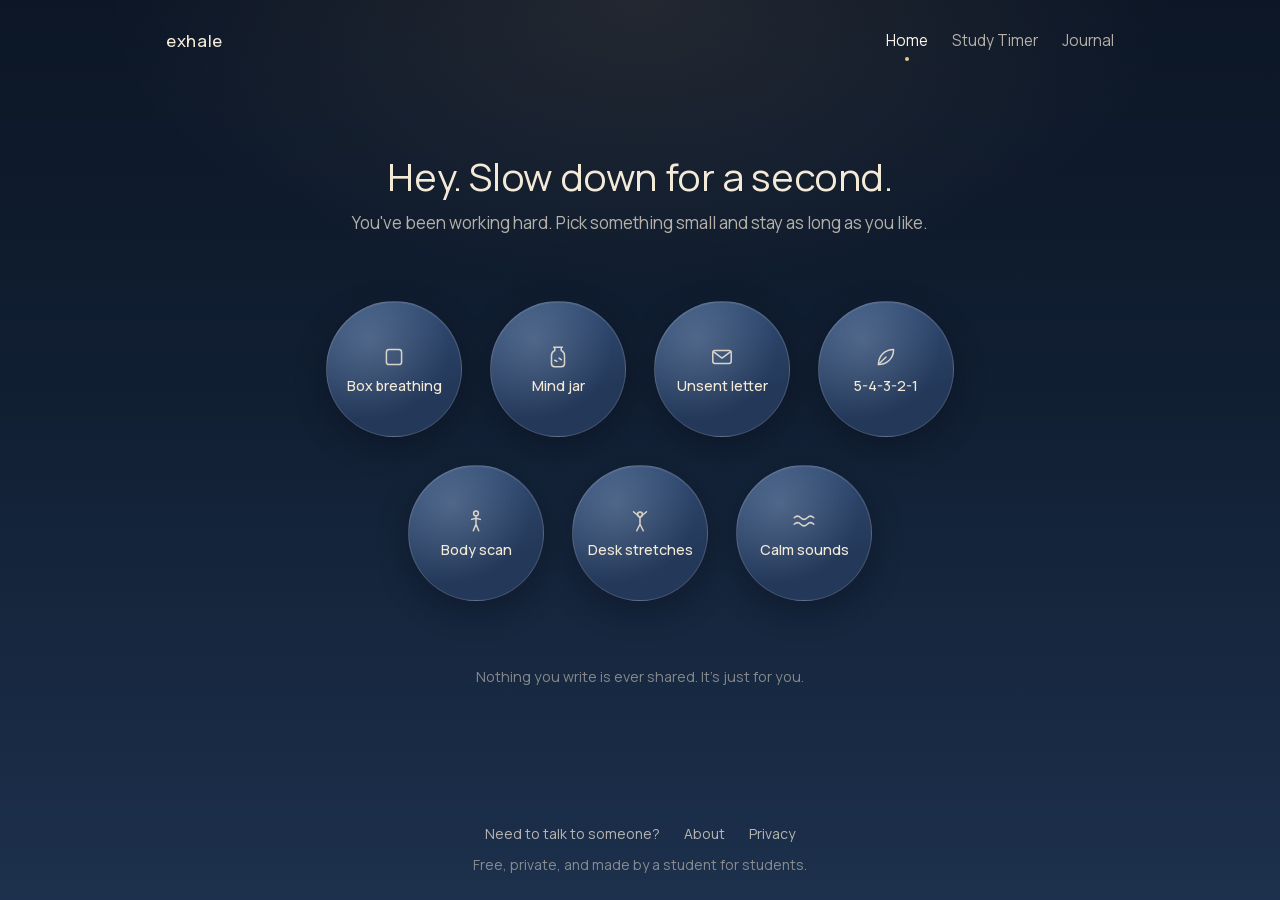
<file: index.html>
<!DOCTYPE html>
<html lang="en">
<head>
  <meta charset="UTF-8">
  <!-- Security lock: this page may only load files from exhalebetween.com itself
       (plus the anonymous visit counter). Nothing else can be sent anywhere. -->
  <meta http-equiv="Content-Security-Policy" content="default-src 'self'; script-src 'self'; style-src 'self' 'unsafe-inline'; font-src 'self'; img-src 'self' data: https://exhalebetween.goatcounter.com; connect-src 'self' https://exhalebetween.goatcounter.com; media-src 'self' blob:; worker-src 'self'; manifest-src 'self'; object-src 'none'; base-uri 'self'; form-action 'none'">
  <meta name="viewport" content="width=device-width, initial-scale=1">
  <title>exhale · a quiet place to breathe between studying</title>
  <meta name="description" content="A free, calm space for busy students to breathe, unwind, and reset. No ads, no accounts, no cookies.">
  <meta name="theme-color" content="#111f33">
  <link rel="icon" href="favicon.svg" type="image/svg+xml">
  <link rel="apple-touch-icon" href="apple-touch-icon.png">
  <link rel="manifest" href="manifest.webmanifest">
  <!-- The site is already dark: stops phones from "auto-darkening" (and muddying) the colors -->
  <meta name="color-scheme" content="dark">
  <link rel="preload" href="fonts/manrope-latin.woff2" as="font" type="font/woff2" crossorigin>

  <!-- SEO + social sharing preview -->
  <link rel="canonical" href="https://exhalebetween.com/">
  <meta property="og:type" content="website">
  <meta property="og:site_name" content="exhale">
  <meta property="og:title" content="exhale · a quiet place to breathe between studying">
  <meta property="og:description" content="A free, calm space for busy students to breathe, unwind, and reset. No ads, no accounts, no cookies.">
  <meta property="og:url" content="https://exhalebetween.com/">
  <meta property="og:image" content="https://exhalebetween.com/og-image.png">
  <meta property="og:image:width" content="1200">
  <meta property="og:image:height" content="630">
  <meta property="og:image:alt" content="exhale: a quiet place to breathe between studying">
  <meta name="twitter:card" content="summary_large_image">

  <link rel="stylesheet" href="css/base.css">
  <link rel="stylesheet" href="css/home.css">
</head>
<body>
  <a class="skip-link" href="#main">Skip to content</a>

  <!-- ===== HEADER (copy this block to every page; fix the ../ paths) ===== -->
  <header class="site-header">
    <a class="brand" href="index.html">exhale</a>
    <nav class="site-nav" aria-label="Main">
      <ul>
        <li><a href="index.html" aria-current="page">Home</a></li>
        <li><a href="timer/index.html">Study Timer</a></li>
        <li><a href="journal/index.html">Journal</a></li>
      </ul>
    </nav>
  </header>

  <main id="main" class="home">
    <h1>Hey. Slow down for a second.</h1>
    <p class="lede">You've been working hard. Pick something small and stay as long as you like.</p>

    <!-- ===== ACTIVITY BUBBLES =====
         To add one: copy an <li>, change the link, icon, label,
         and bump the --i number (it staggers the float). -->
    <ul class="bubbles">
      <li style="--i:0">
        <a class="bubble" href="activities/breathing/index.html">
          <svg viewBox="0 0 24 24" aria-hidden="true"><rect x="5" y="5" width="14" height="14" rx="2.5"/></svg>
          <span>Box breathing</span>
        </a>
      </li>
      <li style="--i:1">
        <a class="bubble" href="activities/mind-jar/index.html">
          <svg viewBox="0 0 24 24" aria-hidden="true"><path d="M8 3h8M9 3v3c-2 1-3 2.5-3 5v7a3 3 0 0 0 3 3h6a3 3 0 0 0 3-3v-7c0-2.5-1-4-3-5V3"/><path d="M9 15l2 1M13 13l2 1.5"/></svg>
          <span>Mind jar</span>
        </a>
      </li>
      <li style="--i:2">
        <a class="bubble" href="activities/unsent-letter/index.html">
          <svg viewBox="0 0 24 24" aria-hidden="true"><rect x="3.5" y="6" width="17" height="12" rx="2"/><path d="M4 7l8 6 8-6"/></svg>
          <span>Unsent letter</span>
        </a>
      </li>
      <li style="--i:3">
        <a class="bubble" href="activities/grounding/index.html">
          <svg viewBox="0 0 24 24" aria-hidden="true"><path d="M5 19c0-8 6-14 14-14 0 8-6 14-14 14z"/><path d="M5 19l7-7"/></svg>
          <span>5-4-3-2-1</span>
        </a>
      </li>
      <li style="--i:4">
        <a class="bubble" href="activities/body-scan/index.html">
          <svg viewBox="0 0 24 24" aria-hidden="true"><circle cx="12" cy="5" r="2.2"/><path d="M12 8v7M8 10.5l4-1 4 1M9.5 21l2.5-6 2.5 6"/></svg>
          <span>Body scan</span>
        </a>
      </li>
      <li style="--i:5">
        <a class="bubble" href="activities/stretches/index.html">
          <svg viewBox="0 0 24 24" aria-hidden="true"><circle cx="12" cy="6" r="2.2"/><path d="M6 3.5l6 5 6-5M12 8.5V15M9 21l3-6 3 6"/></svg>
          <span>Desk stretches</span>
        </a>
      </li>
      <li style="--i:6">
        <a class="bubble" href="activities/sounds/index.html">
          <svg viewBox="0 0 24 24" aria-hidden="true"><path d="M3 9c2-2 4-2 6 0s4 2 6 0 4-2 6 0M3 15c2-2 4-2 6 0s4 2 6 0 4-2 6 0"/></svg>
          <span>Calm sounds</span>
        </a>
      </li>
    </ul>

    <p class="home-note">Nothing you write is ever shared. It's just for you.</p>
  </main>

  <!-- ===== FOOTER (copy to every page; fix the ../ paths) ===== -->
  <footer class="site-footer">
    <nav aria-label="Footer">
      <a href="resources/index.html">Need to talk to someone?</a>
      <a href="about/index.html">About</a>
      <a href="privacy/index.html">Privacy</a>
    </nav>
    <p>Free, private, and made by a student for students.</p>
  </footer>

  <script src="js/main.js"></script>
  <!-- Anonymous visit counter (no cookies, no personal data). See privacy/index.html -->
  <script data-goatcounter="https://exhalebetween.goatcounter.com/count" async src="js/count.js"></script>
</body>
</html>
</file>
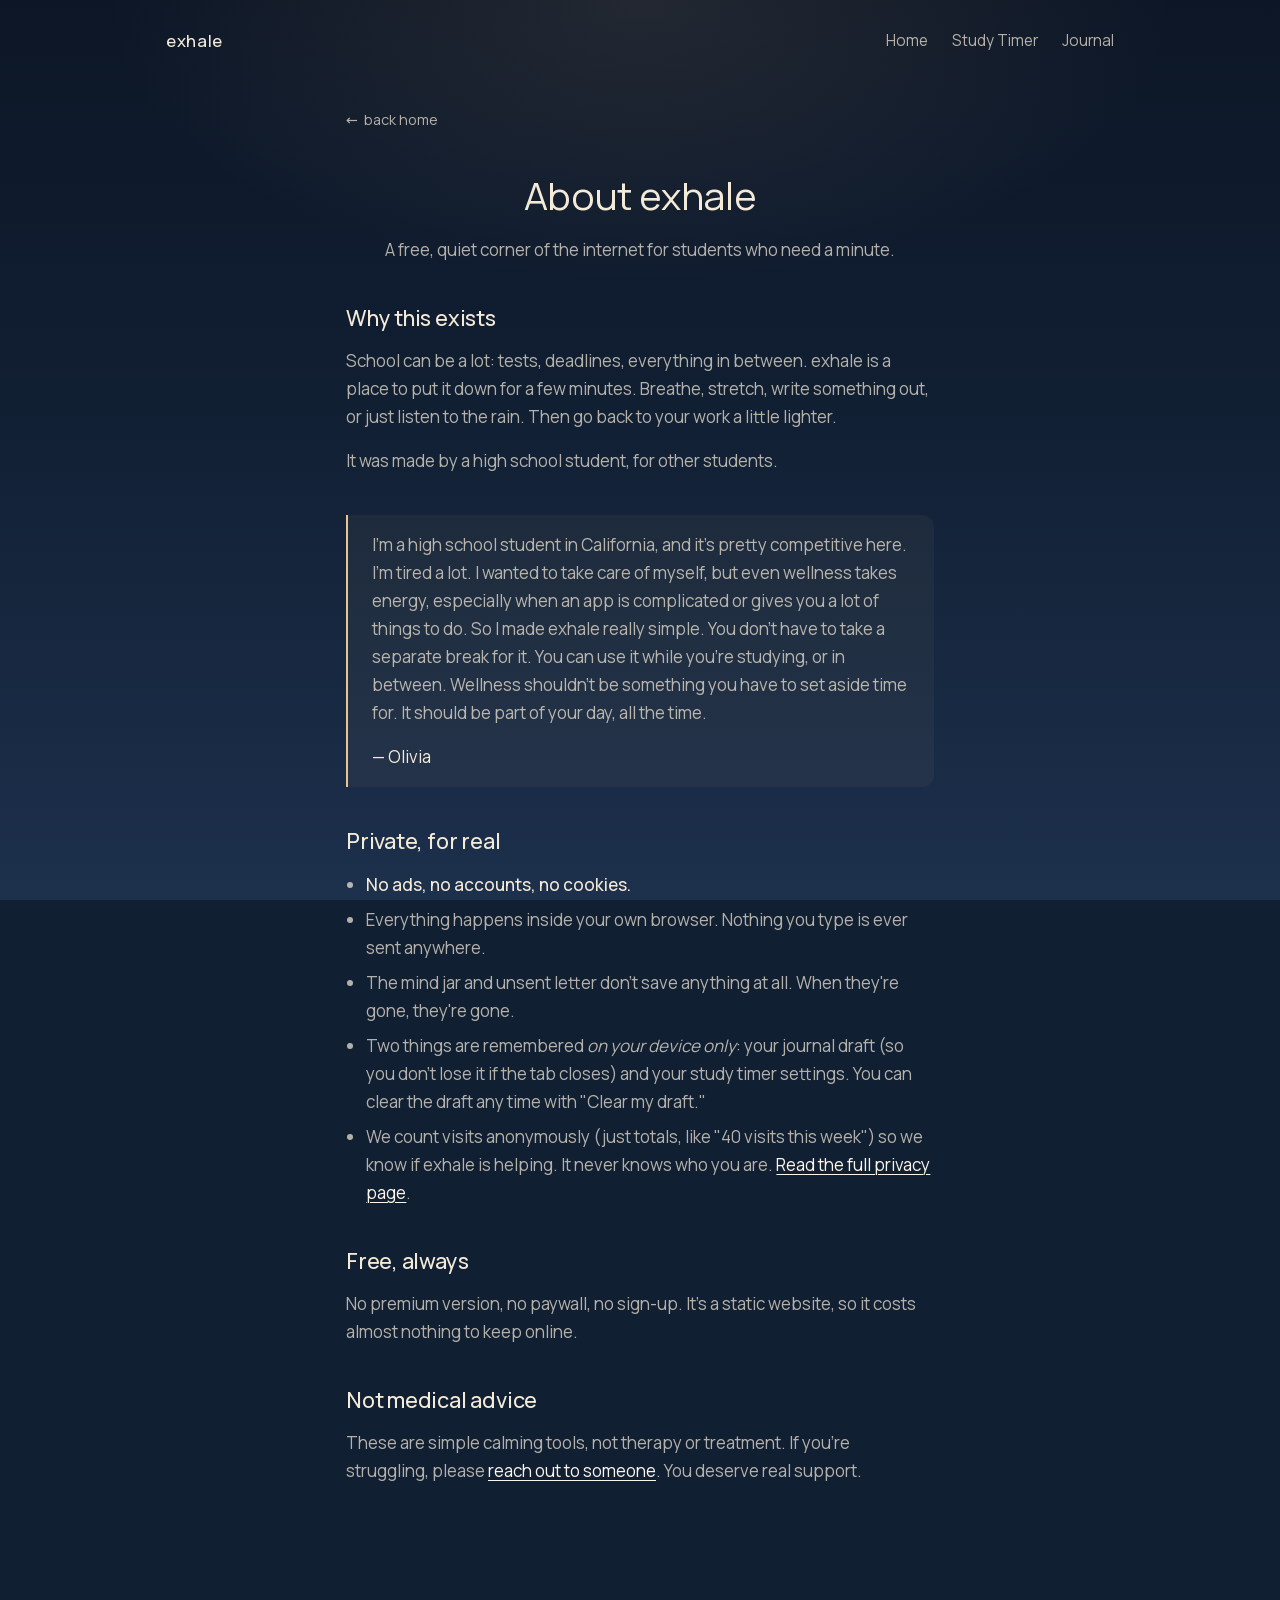
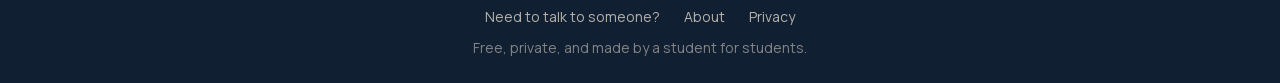
<file: about/index.html>
<!DOCTYPE html>
<html lang="en">
<head>
  <meta charset="UTF-8">
  <!-- Security lock: this page may only load files from exhalebetween.com itself
       (plus the anonymous visit counter). Nothing else can be sent anywhere. -->
  <meta http-equiv="Content-Security-Policy" content="default-src 'self'; script-src 'self'; style-src 'self' 'unsafe-inline'; font-src 'self'; img-src 'self' data: https://exhalebetween.goatcounter.com; connect-src 'self' https://exhalebetween.goatcounter.com; media-src 'self' blob:; worker-src 'self'; manifest-src 'self'; object-src 'none'; base-uri 'self'; form-action 'none'">
  <meta name="viewport" content="width=device-width, initial-scale=1">
  <title>About · exhale</title>
  <meta name="description" content="exhale is a free, private, calm website made by a high school student for other students. No ads, no accounts, no cookies.">
  <meta name="theme-color" content="#111f33">
  <link rel="icon" href="../favicon.svg" type="image/svg+xml">
  <link rel="apple-touch-icon" href="../apple-touch-icon.png">
  <link rel="manifest" href="../manifest.webmanifest">
  <!-- The site is already dark: stops phones from "auto-darkening" (and muddying) the colors -->
  <meta name="color-scheme" content="dark">
  <link rel="preload" href="../fonts/manrope-latin.woff2" as="font" type="font/woff2" crossorigin>

  <!-- SEO + social sharing preview -->
  <link rel="canonical" href="https://exhalebetween.com/about/">
  <meta property="og:type" content="website">
  <meta property="og:site_name" content="exhale">
  <meta property="og:title" content="About · exhale">
  <meta property="og:description" content="exhale is a free, private, calm website made by a high school student for other students. No ads, no accounts, no cookies.">
  <meta property="og:url" content="https://exhalebetween.com/about/">
  <meta property="og:image" content="https://exhalebetween.com/og-image.png">
  <meta property="og:image:width" content="1200">
  <meta property="og:image:height" content="630">
  <meta property="og:image:alt" content="exhale: a quiet place to breathe between studying">
  <meta name="twitter:card" content="summary_large_image">

  <link rel="stylesheet" href="../css/base.css">
  <link rel="stylesheet" href="../css/pages.css">
</head>
<body>
  <a class="skip-link" href="#main">Skip to content</a>

  <header class="site-header">
    <a class="brand" href="../index.html">exhale</a>
    <nav class="site-nav" aria-label="Main">
      <ul>
        <li><a href="../index.html">Home</a></li>
        <li><a href="../timer/index.html">Study Timer</a></li>
        <li><a href="../journal/index.html">Journal</a></li>
      </ul>
    </nav>
  </header>

  <main id="main" class="reading">
    <a class="back-link" href="../index.html"><span aria-hidden="true">←</span> back home</a>

    <h1>About exhale</h1>
    <p class="lede">A free, quiet corner of the internet for students who need a minute.</p>

    <h2>Why this exists</h2>
    <p>School can be a lot: tests, deadlines, everything in between. exhale is a place to put it down for a few minutes. Breathe, stretch, write something out, or just listen to the rain. Then go back to your work a little lighter.</p>
    <p>It was made by a high school student, for other students.</p>

    <!-- From the maker: edit these lines any time to change the note -->
    <div class="soft-note from-maker">
      <p>I’m a high school student in California, and it’s pretty competitive here. I’m tired a lot. I wanted to take care of myself, but even wellness takes energy, especially when an app is complicated or gives you a lot of things to do. So I made exhale really simple. You don’t have to take a separate break for it. You can use it while you’re studying, or in between. Wellness shouldn’t be something you have to set aside time for. It should be part of your day, all the time.</p>
      <p class="signature">— Olivia</p>
    </div>

    <h2>Private, for real</h2>
    <ul>
      <li><strong>No ads, no accounts, no cookies.</strong></li>
      <li>Everything happens inside your own browser. Nothing you type is ever sent anywhere.</li>
      <li>The mind jar and unsent letter don't save anything at all. When they're gone, they're gone.</li>
      <li>Two things are remembered <em>on your device only</em>: your journal draft (so you don't lose it if the tab closes) and your study timer settings. You can clear the draft any time with "Clear my draft."</li>
      <li>We count visits anonymously (just totals, like "40 visits this week") so we know if exhale is helping. It never knows who you are. <a href="../privacy/index.html">Read the full privacy page</a>.</li>
    </ul>

    <h2>Free, always</h2>
    <p>No premium version, no paywall, no sign-up. It's a static website, so it costs almost nothing to keep online.</p>

    <h2>Not medical advice</h2>
    <p>These are simple calming tools, not therapy or treatment. If you're struggling, please <a href="../resources/index.html">reach out to someone</a>. You deserve real support.</p>
  </main>

  <footer class="site-footer">
    <nav aria-label="Footer">
      <a href="../resources/index.html">Need to talk to someone?</a>
      <a href="index.html" aria-current="page">About</a>
      <a href="../privacy/index.html">Privacy</a>
    </nav>
    <p>Free, private, and made by a student for students.</p>
  </footer>

  <script src="../js/main.js"></script>
  <!-- Anonymous visit counter (no cookies, no personal data). See privacy/index.html -->
  <script data-goatcounter="https://exhalebetween.goatcounter.com/count" async src="../js/count.js"></script>
</body>
</html>
</file>
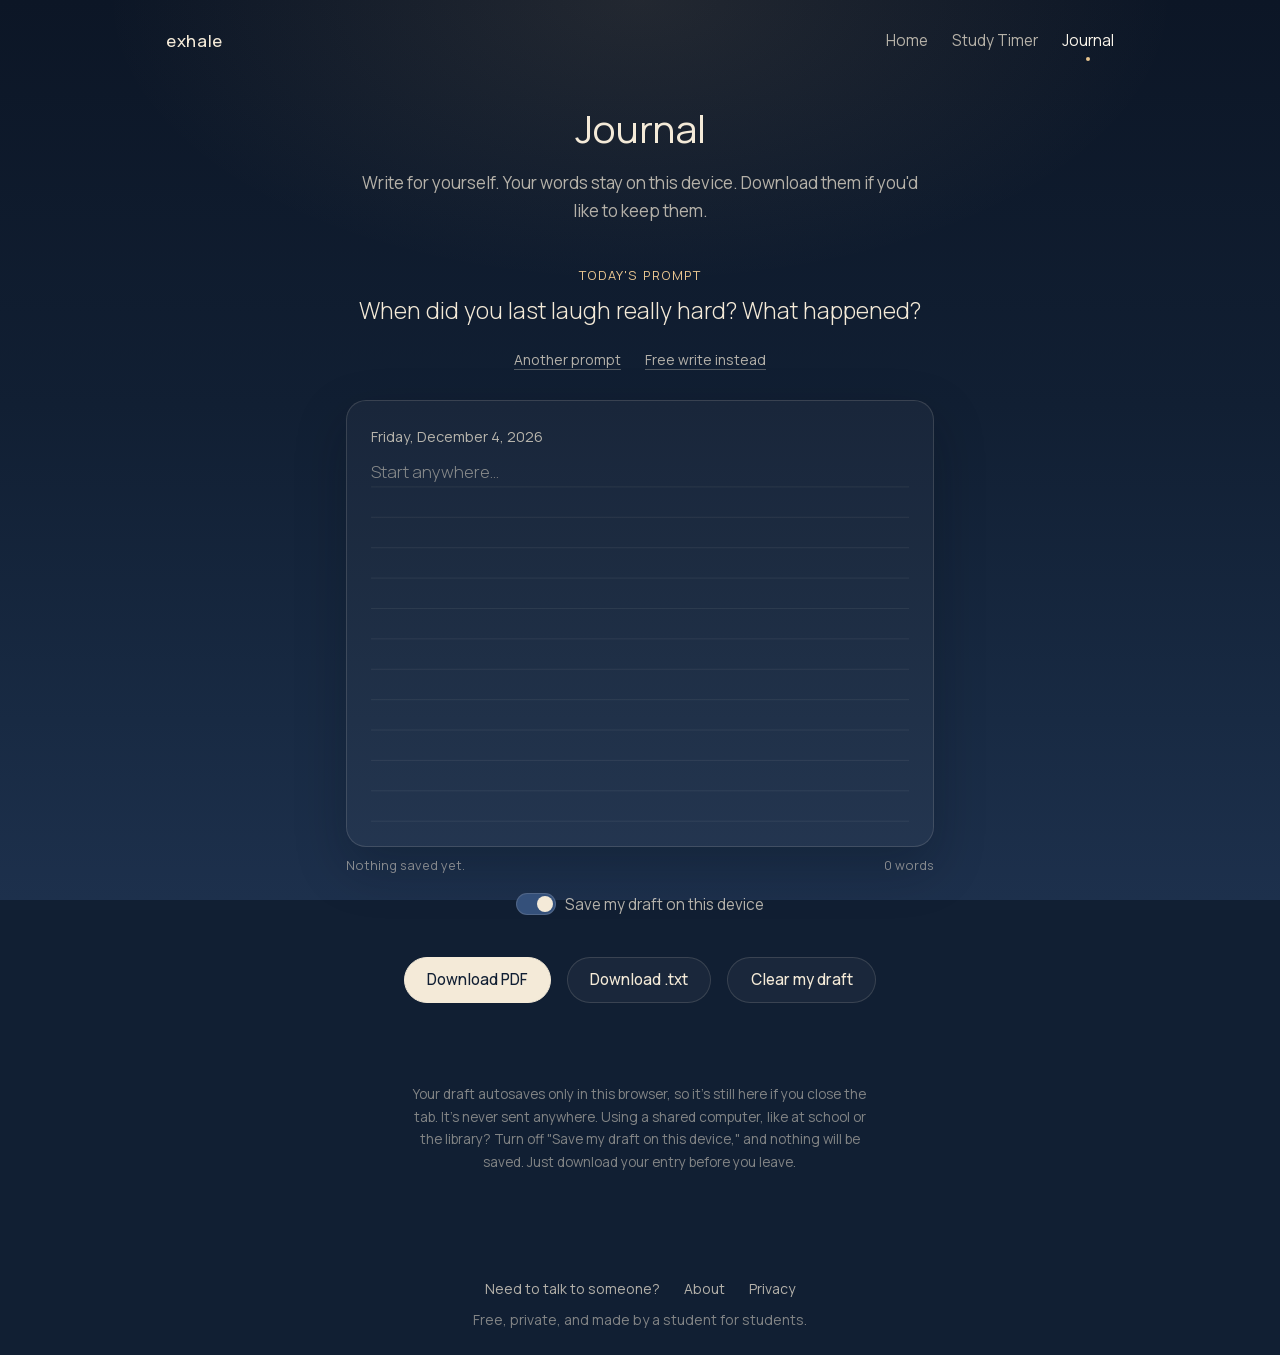
<file: journal/index.html>
<!DOCTYPE html>
<html lang="en">
<head>
  <meta charset="UTF-8">
  <!-- Security lock: this page may only load files from exhalebetween.com itself
       (plus the anonymous visit counter). Nothing else can be sent anywhere. -->
  <meta http-equiv="Content-Security-Policy" content="default-src 'self'; script-src 'self'; style-src 'self' 'unsafe-inline'; font-src 'self'; img-src 'self' data: https://exhalebetween.goatcounter.com; connect-src 'self' https://exhalebetween.goatcounter.com; media-src 'self' blob:; worker-src 'self'; manifest-src 'self'; object-src 'none'; base-uri 'self'; form-action 'none'">
  <meta name="viewport" content="width=device-width, initial-scale=1">
  <title>Journal · exhale</title>
  <meta name="description" content="A private journal with a gentle daily prompt. Write freely, then download your entry as a .txt or PDF. Nothing is uploaded.">
  <meta name="theme-color" content="#111f33">
  <link rel="icon" href="../favicon.svg" type="image/svg+xml">
  <link rel="apple-touch-icon" href="../apple-touch-icon.png">
  <link rel="manifest" href="../manifest.webmanifest">
  <!-- The site is already dark: stops phones from "auto-darkening" (and muddying) the colors -->
  <meta name="color-scheme" content="dark">
  <link rel="preload" href="../fonts/manrope-latin.woff2" as="font" type="font/woff2" crossorigin>

  <!-- SEO + social sharing preview -->
  <link rel="canonical" href="https://exhalebetween.com/journal/">
  <meta property="og:type" content="website">
  <meta property="og:site_name" content="exhale">
  <meta property="og:title" content="Journal · exhale">
  <meta property="og:description" content="A private journal with a gentle daily prompt. Write freely, then download your entry as a .txt or PDF. Nothing is uploaded.">
  <meta property="og:url" content="https://exhalebetween.com/journal/">
  <meta property="og:image" content="https://exhalebetween.com/og-image.png">
  <meta property="og:image:width" content="1200">
  <meta property="og:image:height" content="630">
  <meta property="og:image:alt" content="exhale: a quiet place to breathe between studying">
  <meta name="twitter:card" content="summary_large_image">

  <link rel="stylesheet" href="../css/base.css">
  <link rel="stylesheet" href="journal.css">
</head>
<body>
  <a class="skip-link" href="#main">Skip to content</a>

  <header class="site-header">
    <a class="brand" href="../index.html">exhale</a>
    <nav class="site-nav" aria-label="Main">
      <ul>
        <li><a href="../index.html">Home</a></li>
        <li><a href="../timer/index.html">Study Timer</a></li>
        <li><a href="index.html" aria-current="page">Journal</a></li>
      </ul>
    </nav>
  </header>

  <main id="main" class="page-narrow">
    <h1>Journal</h1>
    <p class="lede">Write for yourself. Your words stay on this device. Download them if you'd like to keep them.</p>

    <!-- Today's prompt -->
    <section class="prompt" id="promptBox" aria-labelledby="promptLabel">
      <p class="prompt-label" id="promptLabel">Today's prompt</p>
      <p class="prompt-text" id="promptText"></p>
      <div class="prompt-actions">
        <button class="text-btn" id="nextPromptBtn" type="button">Another prompt</button>
        <button class="text-btn" id="hidePromptBtn" type="button">Free write instead</button>
      </div>
    </section>
    <p class="prompt-show" id="showPromptWrap" hidden>
      <button class="text-btn" id="showPromptBtn" type="button">Show a prompt</button>
    </p>

    <!-- Writing area -->
    <div class="entry panel">
      <p class="entry-date" id="dateText"></p>
      <label class="visually-hidden" for="entry">Your journal entry</label>
      <textarea id="entry" rows="12" placeholder="Start anywhere…"></textarea>
    </div>

    <p class="entry-meta">
      <span id="saveText" aria-live="polite">Nothing saved yet.</span>
      <span id="countText"></span>
    </p>

    <!-- Turn off to write with nothing saved at all (good for shared computers) -->
    <div class="controls save-toggle">
      <label class="switch">
        <input type="checkbox" id="saveToggle" checked>
        Save my draft on this device
      </label>
    </div>

    <div class="controls">
      <button class="btn btn-primary" id="pdfBtn" type="button">Download PDF</button>
      <button class="btn" id="txtBtn" type="button">Download .txt</button>
      <button class="btn" id="clearBtn" type="button">Clear my draft</button>
    </div>

    <!-- "Are you sure?" for clearing -->
    <div class="confirm" id="confirmClear" hidden>
      <p>Clear your draft? This can't be undone.</p>
      <div class="controls">
        <button class="btn btn-primary" id="yesClearBtn" type="button">Yes, clear it</button>
        <button class="btn" id="keepBtn" type="button">Keep it</button>
      </div>
    </div>

    <p class="status" id="status" aria-live="polite"></p>

    <p class="privacy-note">
      Your draft autosaves only in this browser, so it's still here if you close the tab. It's never sent anywhere.
      Using a shared computer, like at school or the library? Turn off "Save my draft on this device," and
      nothing will be saved. Just download your entry before you leave.
    </p>

    <!-- Hidden layout used only for the browser's "Save as PDF" print option -->
    <div class="print-sheet" id="printSheet" aria-hidden="true"></div>
  </main>

  <footer class="site-footer">
    <nav aria-label="Footer">
      <a href="../resources/index.html">Need to talk to someone?</a>
      <a href="../about/index.html">About</a>
      <a href="../privacy/index.html">Privacy</a>
    </nav>
    <p>Free, private, and made by a student for students.</p>
  </footer>

  <script src="../js/main.js"></script>
  <script src="pdf-maker.js"></script>
  <script src="prompts.js"></script>
  <script src="journal.js"></script>
  <!-- Anonymous visit counter (no cookies, no personal data). See privacy/index.html -->
  <script data-goatcounter="https://exhalebetween.goatcounter.com/count" async src="../js/count.js"></script>
</body>
</html>
</file>
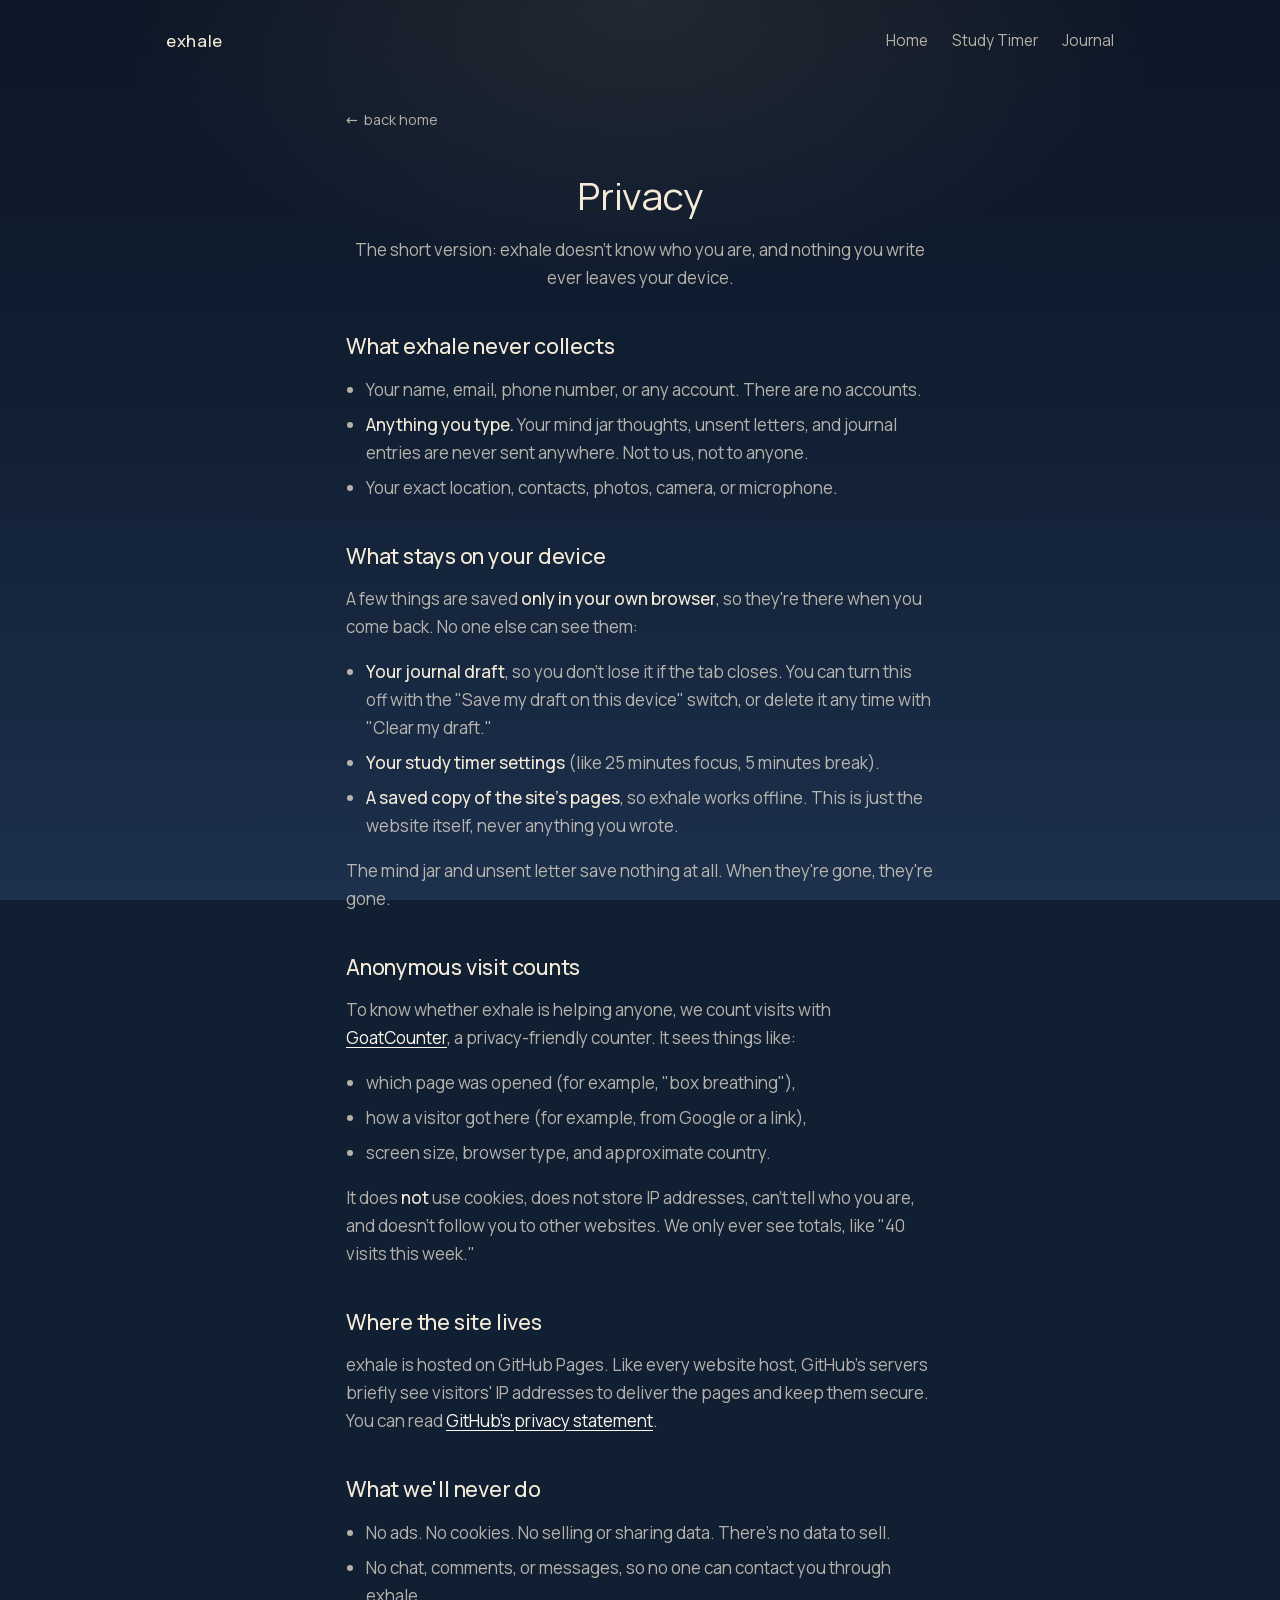
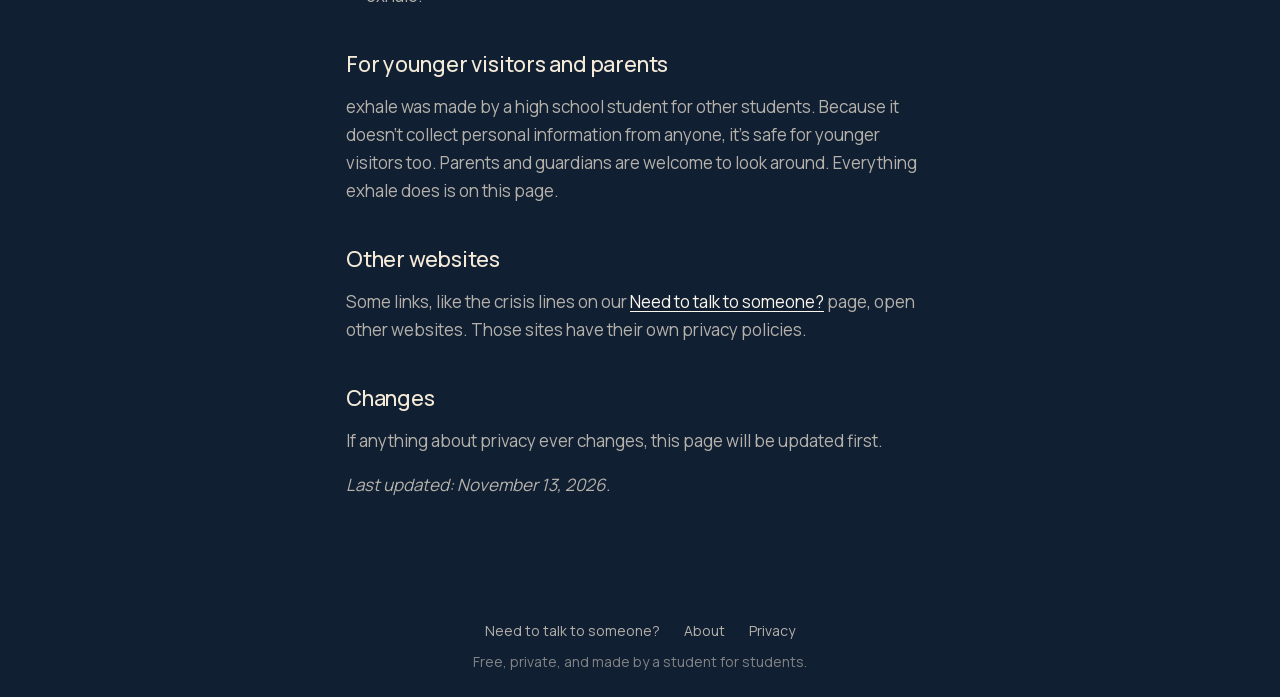
<file: privacy/index.html>
<!DOCTYPE html>
<html lang="en">
<head>
  <meta charset="UTF-8">
  <!-- Security lock: this page may only load files from exhalebetween.com itself
       (plus the anonymous visit counter). Nothing else can be sent anywhere. -->
  <meta http-equiv="Content-Security-Policy" content="default-src 'self'; script-src 'self'; style-src 'self' 'unsafe-inline'; font-src 'self'; img-src 'self' data: https://exhalebetween.goatcounter.com; connect-src 'self' https://exhalebetween.goatcounter.com; media-src 'self' blob:; worker-src 'self'; manifest-src 'self'; object-src 'none'; base-uri 'self'; form-action 'none'">
  <meta name="viewport" content="width=device-width, initial-scale=1">
  <title>Privacy · exhale</title>
  <meta name="description" content="exhale's privacy policy in plain words: no accounts, no cookies, no ads. Nothing you write ever leaves your device.">
  <meta name="theme-color" content="#111f33">
  <link rel="icon" href="../favicon.svg" type="image/svg+xml">
  <link rel="apple-touch-icon" href="../apple-touch-icon.png">

  <!-- SEO + social sharing preview -->
  <link rel="canonical" href="https://exhalebetween.com/privacy/">
  <meta property="og:type" content="website">
  <meta property="og:site_name" content="exhale">
  <meta property="og:title" content="Privacy · exhale">
  <meta property="og:description" content="exhale's privacy policy in plain words: no accounts, no cookies, no ads. Nothing you write ever leaves your device.">
  <meta property="og:url" content="https://exhalebetween.com/privacy/">
  <meta property="og:image" content="https://exhalebetween.com/og-image.png">
  <meta property="og:image:width" content="1200">
  <meta property="og:image:height" content="630">
  <meta property="og:image:alt" content="exhale: a quiet place to breathe between studying">
  <meta name="twitter:card" content="summary_large_image">
  <link rel="manifest" href="../manifest.webmanifest">
  <!-- The site is already dark: stops phones from "auto-darkening" (and muddying) the colors -->
  <meta name="color-scheme" content="dark">
  <link rel="preload" href="../fonts/manrope-latin.woff2" as="font" type="font/woff2" crossorigin>

  <link rel="stylesheet" href="../css/base.css">
  <link rel="stylesheet" href="../css/pages.css">
</head>
<body>
  <a class="skip-link" href="#main">Skip to content</a>

  <header class="site-header">
    <a class="brand" href="../index.html">exhale</a>
    <nav class="site-nav" aria-label="Main">
      <ul>
        <li><a href="../index.html">Home</a></li>
        <li><a href="../timer/index.html">Study Timer</a></li>
        <li><a href="../journal/index.html">Journal</a></li>
      </ul>
    </nav>
  </header>

  <main id="main" class="reading">
    <a class="back-link" href="../index.html"><span aria-hidden="true">←</span> back home</a>

    <h1>Privacy</h1>
    <p class="lede">The short version: exhale doesn't know who you are, and nothing you write ever leaves your device.</p>

    <h2>What exhale never collects</h2>
    <ul>
      <li>Your name, email, phone number, or any account. There are no accounts.</li>
      <li><strong>Anything you type.</strong> Your mind jar thoughts, unsent letters, and journal entries are never sent anywhere. Not to us, not to anyone.</li>
      <li>Your exact location, contacts, photos, camera, or microphone.</li>
    </ul>

    <h2>What stays on your device</h2>
    <p>A few things are saved <strong>only in your own browser</strong>, so they're there when you come back. No one else can see them:</p>
    <ul>
      <li><strong>Your journal draft</strong>, so you don't lose it if the tab closes. You can turn this off with the "Save my draft on this device" switch, or delete it any time with "Clear my draft."</li>
      <li><strong>Your study timer settings</strong> (like 25 minutes focus, 5 minutes break).</li>
      <li><strong>A saved copy of the site's pages</strong>, so exhale works offline. This is just the website itself, never anything you wrote.</li>
    </ul>
    <p>The mind jar and unsent letter save nothing at all. When they're gone, they're gone.</p>

    <h2>Anonymous visit counts</h2>
    <p>To know whether exhale is helping anyone, we count visits with <a href="https://www.goatcounter.com/help/privacy" target="_blank" rel="noopener">GoatCounter</a>, a privacy-friendly counter. It sees things like:</p>
    <ul>
      <li>which page was opened (for example, "box breathing"),</li>
      <li>how a visitor got here (for example, from Google or a link),</li>
      <li>screen size, browser type, and approximate country.</li>
    </ul>
    <p>It does <strong>not</strong> use cookies, does not store IP addresses, can't tell who you are, and doesn't follow you to other websites. We only ever see totals, like "40 visits this week."</p>

    <h2>Where the site lives</h2>
    <p>exhale is hosted on GitHub Pages. Like every website host, GitHub's servers briefly see visitors' IP addresses to deliver the pages and keep them secure. You can read <a href="https://docs.github.com/en/site-policy/privacy-policies/github-general-privacy-statement" target="_blank" rel="noopener">GitHub's privacy statement</a>.</p>

    <h2>What we'll never do</h2>
    <ul>
      <li>No ads. No cookies. No selling or sharing data. There's no data to sell.</li>
      <li>No chat, comments, or messages, so no one can contact you through exhale.</li>
    </ul>

    <h2>For younger visitors and parents</h2>
    <p>exhale was made by a high school student for other students. Because it doesn't collect personal information from anyone, it's safe for younger visitors too. Parents and guardians are welcome to look around. Everything exhale does is on this page.</p>

    <h2>Other websites</h2>
    <p>Some links, like the crisis lines on our <a href="../resources/index.html">Need to talk to someone?</a> page, open other websites. Those sites have their own privacy policies.</p>

    <h2>Changes</h2>
    <p>If anything about privacy ever changes, this page will be updated first.</p>
    <p><em>Last updated: November 13, 2026.</em></p>
  </main>

  <footer class="site-footer">
    <nav aria-label="Footer">
      <a href="../resources/index.html">Need to talk to someone?</a>
      <a href="../about/index.html">About</a>
      <a href="index.html" aria-current="page">Privacy</a>
    </nav>
    <p>Free, private, and made by a student for students.</p>
  </footer>

  <script src="../js/main.js"></script>
  <!-- Anonymous visit counter (no cookies, no personal data). See privacy/index.html -->
  <script data-goatcounter="https://exhalebetween.goatcounter.com/count" async src="../js/count.js"></script>
</body>
</html>
</file>
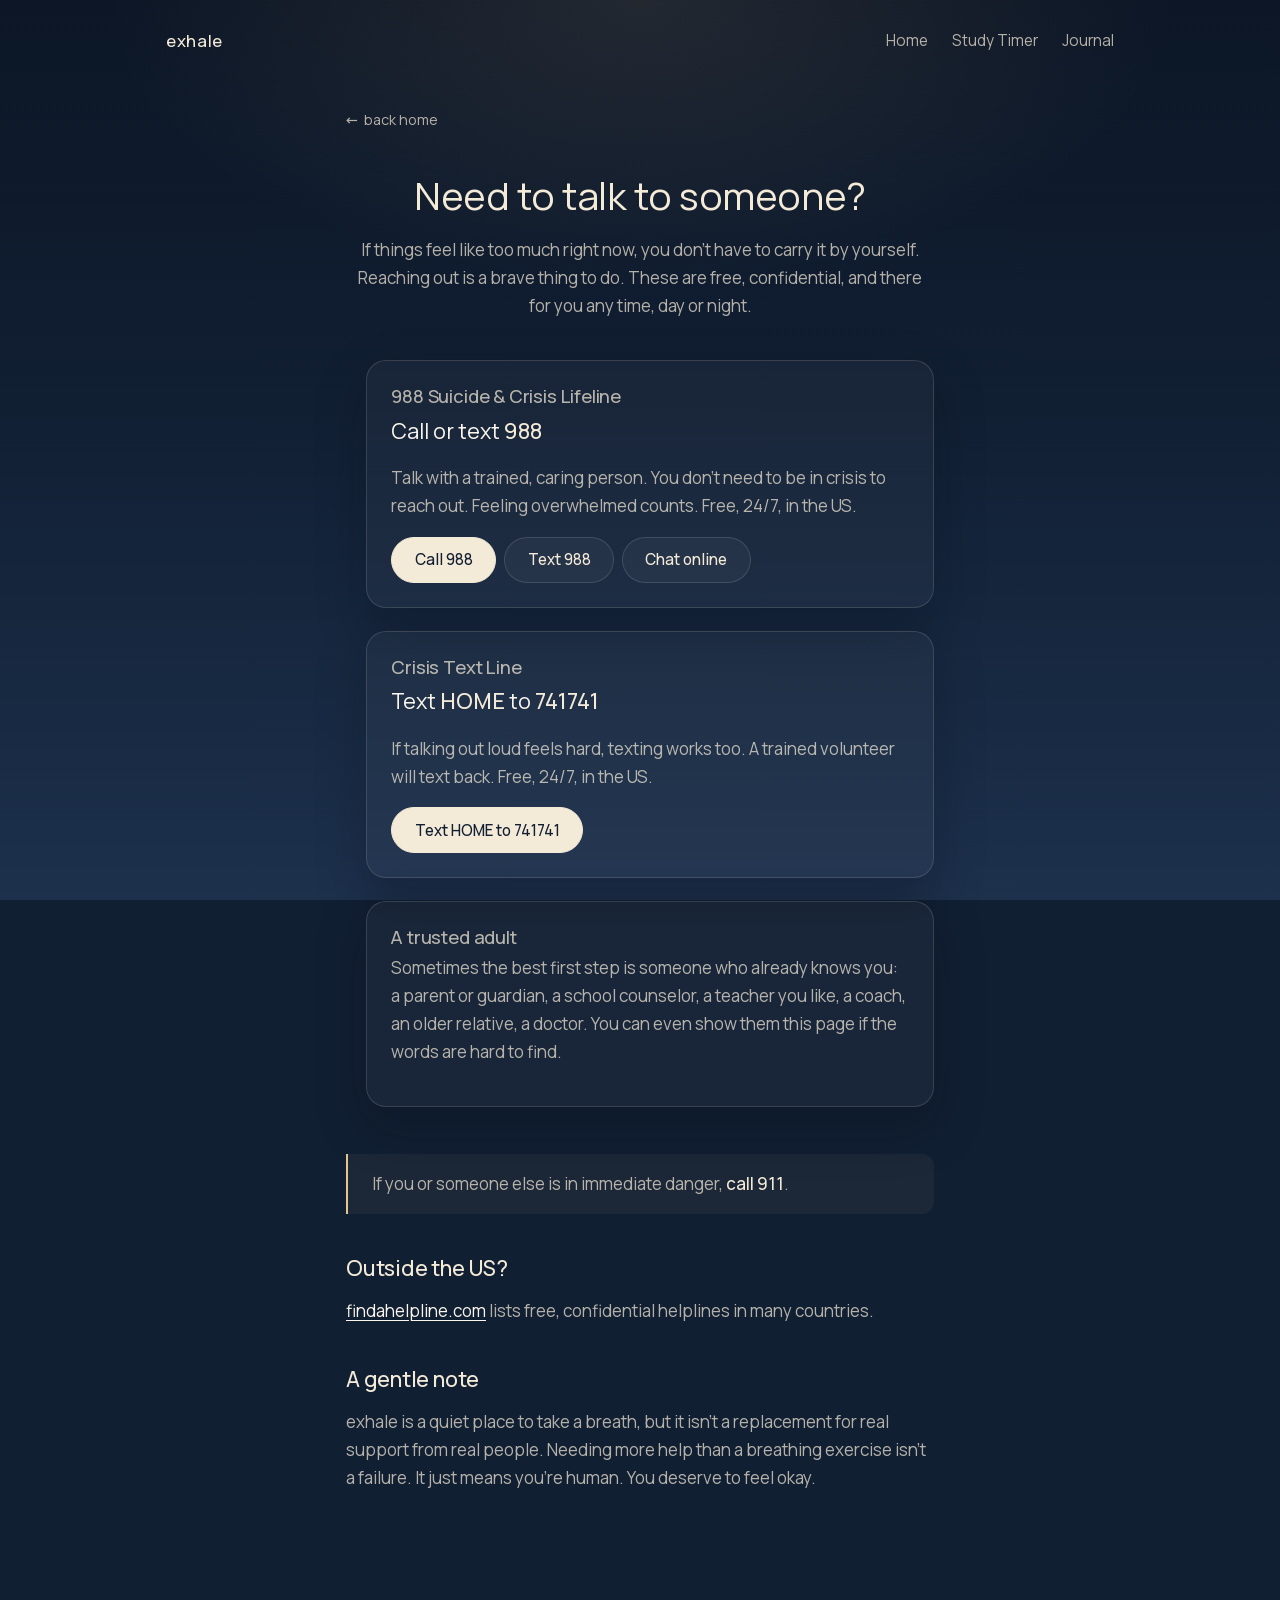
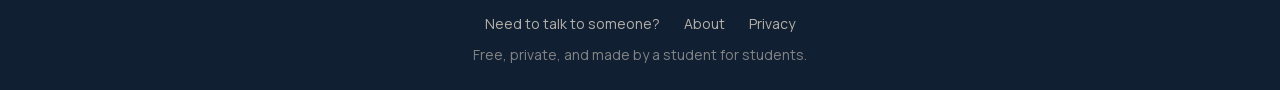
<file: resources/index.html>
<!DOCTYPE html>
<html lang="en">
<head>
  <meta charset="UTF-8">
  <!-- Security lock: this page may only load files from exhalebetween.com itself
       (plus the anonymous visit counter). Nothing else can be sent anywhere. -->
  <meta http-equiv="Content-Security-Policy" content="default-src 'self'; script-src 'self'; style-src 'self' 'unsafe-inline'; font-src 'self'; img-src 'self' data: https://exhalebetween.goatcounter.com; connect-src 'self' https://exhalebetween.goatcounter.com; media-src 'self' blob:; worker-src 'self'; manifest-src 'self'; object-src 'none'; base-uri 'self'; form-action 'none'">
  <meta name="viewport" content="width=device-width, initial-scale=1">
  <title>Need to talk to someone? · exhale</title>
  <meta name="description" content="Free, confidential support for students in the US: call or text 988, or text HOME to 741741. You don't have to handle it alone.">
  <meta name="theme-color" content="#111f33">
  <link rel="icon" href="../favicon.svg" type="image/svg+xml">
  <link rel="apple-touch-icon" href="../apple-touch-icon.png">
  <link rel="manifest" href="../manifest.webmanifest">
  <!-- The site is already dark: stops phones from "auto-darkening" (and muddying) the colors -->
  <meta name="color-scheme" content="dark">
  <link rel="preload" href="../fonts/manrope-latin.woff2" as="font" type="font/woff2" crossorigin>

  <!-- SEO + social sharing preview -->
  <link rel="canonical" href="https://exhalebetween.com/resources/">
  <meta property="og:type" content="website">
  <meta property="og:site_name" content="exhale">
  <meta property="og:title" content="Need to talk to someone? · exhale">
  <meta property="og:description" content="Free, confidential support for students in the US: call or text 988, or text HOME to 741741. You don't have to handle it alone.">
  <meta property="og:url" content="https://exhalebetween.com/resources/">
  <meta property="og:image" content="https://exhalebetween.com/og-image.png">
  <meta property="og:image:width" content="1200">
  <meta property="og:image:height" content="630">
  <meta property="og:image:alt" content="exhale: a quiet place to breathe between studying">
  <meta name="twitter:card" content="summary_large_image">

  <link rel="stylesheet" href="../css/base.css">
  <link rel="stylesheet" href="../css/pages.css">
</head>
<body>
  <a class="skip-link" href="#main">Skip to content</a>

  <header class="site-header">
    <a class="brand" href="../index.html">exhale</a>
    <nav class="site-nav" aria-label="Main">
      <ul>
        <li><a href="../index.html">Home</a></li>
        <li><a href="../timer/index.html">Study Timer</a></li>
        <li><a href="../journal/index.html">Journal</a></li>
      </ul>
    </nav>
  </header>

  <main id="main" class="reading">
    <a class="back-link" href="../index.html"><span aria-hidden="true">←</span> back home</a>

    <h1>Need to talk to someone?</h1>
    <p class="lede">If things feel like too much right now, you don't have to carry it by yourself. Reaching out is a brave thing to do. These are free, confidential, and there for you any time, day or night.</p>

    <!-- CHECK BEFORE LAUNCH: confirm these numbers are still current. -->
    <ul class="help-list">
      <li class="help-card panel">
        <h2>988 Suicide &amp; Crisis Lifeline</h2>
        <p class="big">Call or text <strong>988</strong></p>
        <p>Talk with a trained, caring person. You don't need to be in crisis to reach out. Feeling overwhelmed counts. Free, 24/7, in the US.</p>
        <div class="actions">
          <a class="btn btn-primary" href="tel:988">Call 988</a>
          <a class="btn" href="sms:988">Text 988</a>
          <a class="btn" href="https://988lifeline.org/chat/" target="_blank" rel="noopener">Chat online</a>
        </div>
      </li>

      <li class="help-card panel">
        <h2>Crisis Text Line</h2>
        <p class="big">Text <strong>HOME</strong> to <strong>741741</strong></p>
        <p>If talking out loud feels hard, texting works too. A trained volunteer will text back. Free, 24/7, in the US.</p>
        <div class="actions">
          <a class="btn btn-primary" href="sms:741741?&amp;body=HOME">Text HOME to 741741</a>
        </div>
      </li>

      <li class="help-card panel">
        <h2>A trusted adult</h2>
        <p>Sometimes the best first step is someone who already knows you: a parent or guardian, a school counselor, a teacher you like, a coach, an older relative, a doctor. You can even show them this page if the words are hard to find.</p>
      </li>
    </ul>

    <div class="soft-note">
      <p>If you or someone else is in immediate danger, <strong>call 911</strong>.</p>
    </div>

    <h2>Outside the US?</h2>
    <p><a href="https://findahelpline.com" target="_blank" rel="noopener">findahelpline.com</a> lists free, confidential helplines in many countries.</p>

    <h2>A gentle note</h2>
    <p>exhale is a quiet place to take a breath, but it isn't a replacement for real support from real people. Needing more help than a breathing exercise isn't a failure. It just means you're human. You deserve to feel okay.</p>
  </main>

  <footer class="site-footer">
    <nav aria-label="Footer">
      <a href="index.html" aria-current="page">Need to talk to someone?</a>
      <a href="../about/index.html">About</a>
      <a href="../privacy/index.html">Privacy</a>
    </nav>
    <p>Free, private, and made by a student for students.</p>
  </footer>

  <script src="../js/main.js"></script>
  <!-- Anonymous visit counter (no cookies, no personal data). See privacy/index.html -->
  <script data-goatcounter="https://exhalebetween.goatcounter.com/count" async src="../js/count.js"></script>
</body>
</html>
</file>
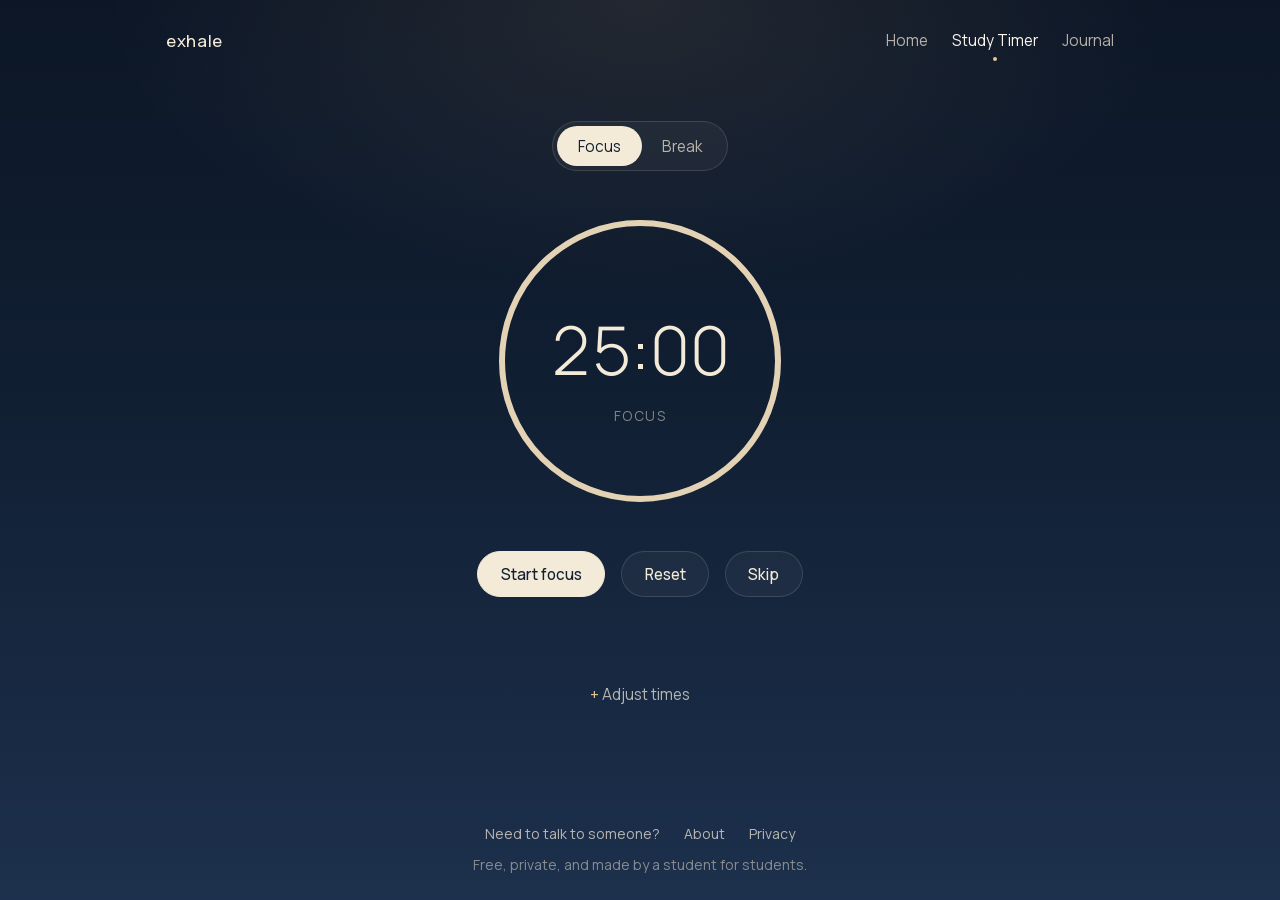
<file: timer/index.html>
<!DOCTYPE html>
<html lang="en">
<head>
  <meta charset="UTF-8">
  <!-- Security lock: this page may only load files from exhalebetween.com itself
       (plus the anonymous visit counter). Nothing else can be sent anywhere. -->
  <meta http-equiv="Content-Security-Policy" content="default-src 'self'; script-src 'self'; style-src 'self' 'unsafe-inline'; font-src 'self'; img-src 'self' data: https://exhalebetween.goatcounter.com; connect-src 'self' https://exhalebetween.goatcounter.com; media-src 'self' blob:; worker-src 'self'; manifest-src 'self'; object-src 'none'; base-uri 'self'; form-action 'none'">
  <meta name="viewport" content="width=device-width, initial-scale=1">
  <title>Study timer · exhale</title>
  <meta name="description" content="A calm, free focus timer for studying: 25 minutes of focus, 5 minutes of rest, with gentle break ideas. Adjustable, no sign-up.">
  <meta name="theme-color" content="#111f33">
  <link rel="icon" href="../favicon.svg" type="image/svg+xml">
  <link rel="apple-touch-icon" href="../apple-touch-icon.png">
  <link rel="manifest" href="../manifest.webmanifest">
  <!-- The site is already dark: stops phones from "auto-darkening" (and muddying) the colors -->
  <meta name="color-scheme" content="dark">
  <link rel="preload" href="../fonts/manrope-latin.woff2" as="font" type="font/woff2" crossorigin>

  <!-- SEO + social sharing preview -->
  <link rel="canonical" href="https://exhalebetween.com/timer/">
  <meta property="og:type" content="website">
  <meta property="og:site_name" content="exhale">
  <meta property="og:title" content="Study timer · exhale">
  <meta property="og:description" content="A calm, free focus timer for studying: 25 minutes of focus, 5 minutes of rest, with gentle break ideas. Adjustable, no sign-up.">
  <meta property="og:url" content="https://exhalebetween.com/timer/">
  <meta property="og:image" content="https://exhalebetween.com/og-image.png">
  <meta property="og:image:width" content="1200">
  <meta property="og:image:height" content="630">
  <meta property="og:image:alt" content="exhale: a quiet place to breathe between studying">
  <meta name="twitter:card" content="summary_large_image">

  <!-- This page is one folder deep, so shared files are at ../ -->
  <link rel="stylesheet" href="../css/base.css">
  <link rel="stylesheet" href="timer.css">
</head>
<body>
  <a class="skip-link" href="#main">Skip to content</a>

  <header class="site-header">
    <a class="brand" href="../index.html">exhale</a>
    <nav class="site-nav" aria-label="Main">
      <ul>
        <li><a href="../index.html">Home</a></li>
        <li><a href="index.html" aria-current="page">Study Timer</a></li>
        <li><a href="../journal/index.html">Journal</a></li>
      </ul>
    </nav>
  </header>

  <main id="main" class="page-narrow">
    <h1 class="visually-hidden">Study timer</h1>

    <!-- Focus / Break switch -->
    <div class="mode-switch" role="group" aria-label="Timer mode">
      <button type="button" class="mode-btn" id="focusTab" aria-pressed="true">Focus</button>
      <button type="button" class="mode-btn" id="breakTab" aria-pressed="false">Break</button>
    </div>

    <!-- The ring + time -->
    <div class="clock" id="clock">
      <svg class="clock-ring" viewBox="0 0 100 100" aria-hidden="true">
        <circle class="clock-track" cx="50" cy="50" r="46"/>
        <circle class="clock-fill" id="ringFill" cx="50" cy="50" r="46"/>
      </svg>
      <div class="clock-face">
        <p class="clock-time" id="timeText" role="timer" aria-live="off">25:00</p>
        <p class="clock-mode" id="modeText">Focus</p>
      </div>
    </div>

    <div class="controls">
      <button class="btn btn-primary" id="startBtn" type="button">Start focus</button>
      <button class="btn" id="resetBtn" type="button">Reset</button>
      <button class="btn" id="skipBtn" type="button">Skip</button>
    </div>

    <!-- Messages for screen readers + everyone -->
    <p class="status" id="status" aria-live="polite"></p>
    <p class="sessions" id="sessionsText"></p>

    <!-- Shown during breaks: one calm idea -->
    <aside class="break-card panel" id="breakCard" hidden aria-labelledby="breakTitle">
      <p class="break-label" id="breakTitle">Break idea</p>
      <a class="break-link" id="breakLink" href="#" target="_blank" rel="noopener">
        <strong id="breakName">Box breathing</strong>
        <span id="breakDesc"></span>
      </a>
      <p class="break-small">Opens in a new tab, so your timer keeps running here.
        <button class="text-btn" id="anotherBtn" type="button">Another idea</button></p>
    </aside>

    <!-- Settings -->
    <details class="settings">
      <summary>Adjust times</summary>
      <div class="settings-body">
        <label>Focus <input class="field num" type="number" id="focusMin" min="1" max="120" value="25"> min</label>
        <label>Break <input class="field num" type="number" id="breakMin" min="1" max="60" value="5"> min</label>
        <label class="switch">
          <input type="checkbox" id="soundToggle" checked>
          Soft chime when time's up
        </label>
        <p class="settings-note">Your timer settings are remembered on this device only.</p>
      </div>
    </details>
  </main>

  <footer class="site-footer">
    <nav aria-label="Footer">
      <a href="../resources/index.html">Need to talk to someone?</a>
      <a href="../about/index.html">About</a>
      <a href="../privacy/index.html">Privacy</a>
    </nav>
    <p>Free, private, and made by a student for students.</p>
  </footer>

  <script src="../js/main.js"></script>
  <script src="../js/chime.js"></script>
  <script src="timer.js"></script>
  <!-- Anonymous visit counter (no cookies, no personal data). See privacy/index.html -->
  <script data-goatcounter="https://exhalebetween.goatcounter.com/count" async src="../js/count.js"></script>
</body>
</html>
</file>
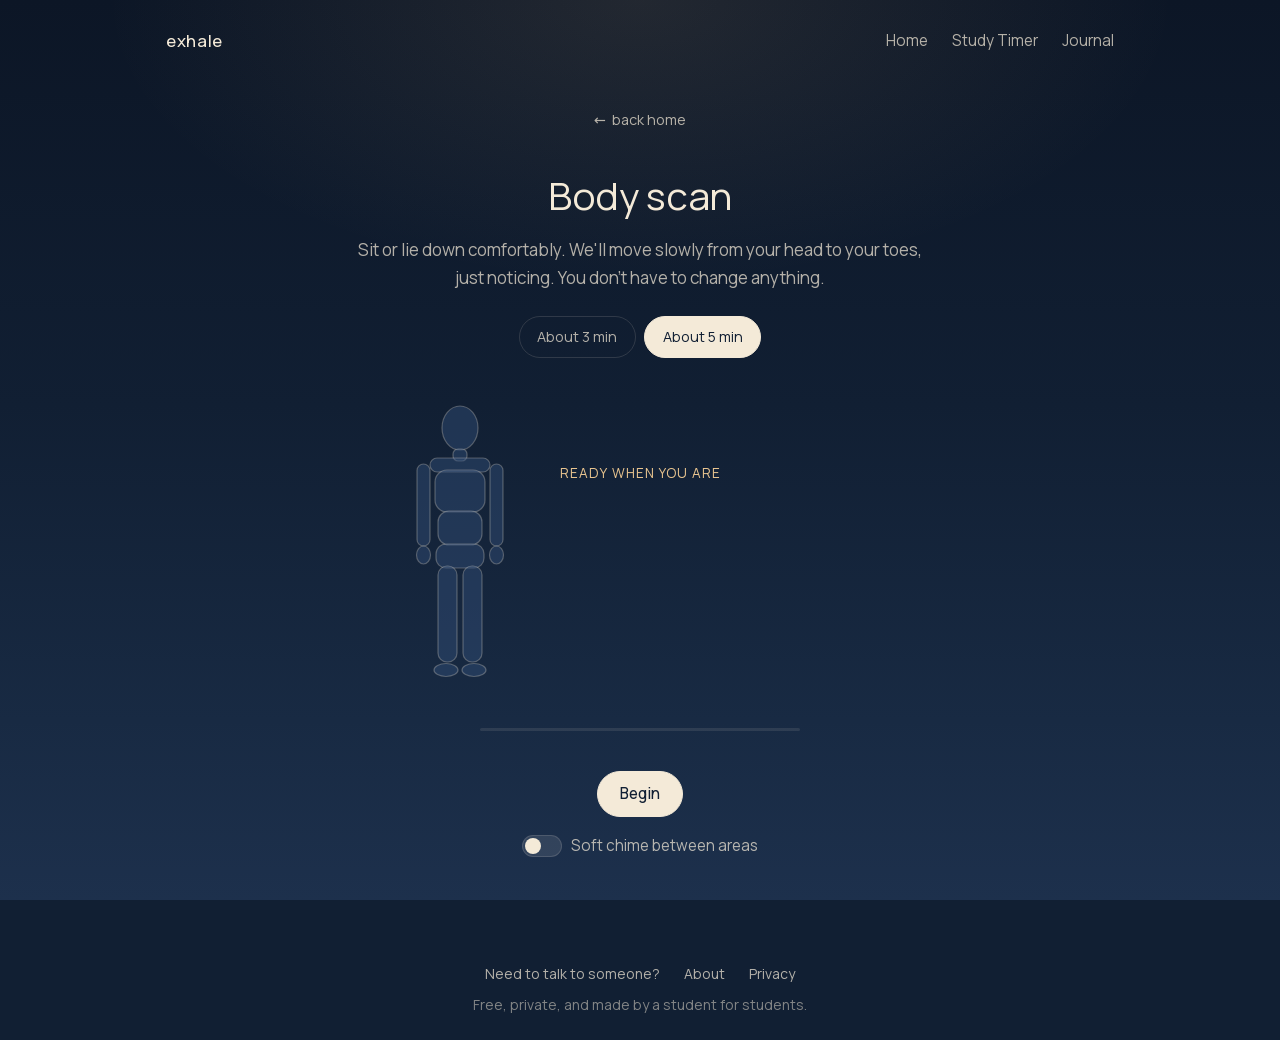
<file: activities/body-scan/index.html>
<!DOCTYPE html>
<html lang="en">
<head>
  <meta charset="UTF-8">
  <!-- Security lock: this page may only load files from exhalebetween.com itself
       (plus the anonymous visit counter). Nothing else can be sent anywhere. -->
  <meta http-equiv="Content-Security-Policy" content="default-src 'self'; script-src 'self'; style-src 'self' 'unsafe-inline'; font-src 'self'; img-src 'self' data: https://exhalebetween.goatcounter.com; connect-src 'self' https://exhalebetween.goatcounter.com; media-src 'self' blob:; worker-src 'self'; manifest-src 'self'; object-src 'none'; base-uri 'self'; form-action 'none'">
  <meta name="viewport" content="width=device-width, initial-scale=1">
  <title>Body scan · exhale</title>
  <meta name="description" content="A short guided body scan, from head to toe, with gentle on-screen cues. About 3 to 5 minutes.">
  <meta name="theme-color" content="#111f33">
  <link rel="icon" href="../../favicon.svg" type="image/svg+xml">
  <link rel="apple-touch-icon" href="../../apple-touch-icon.png">
  <link rel="manifest" href="../../manifest.webmanifest">
  <!-- The site is already dark: stops phones from "auto-darkening" (and muddying) the colors -->
  <meta name="color-scheme" content="dark">
  <link rel="preload" href="../../fonts/manrope-latin.woff2" as="font" type="font/woff2" crossorigin>

  <!-- SEO + social sharing preview -->
  <link rel="canonical" href="https://exhalebetween.com/activities/body-scan/">
  <meta property="og:type" content="website">
  <meta property="og:site_name" content="exhale">
  <meta property="og:title" content="Body scan · exhale">
  <meta property="og:description" content="A short guided body scan, from head to toe, with gentle on-screen cues. About 3 to 5 minutes.">
  <meta property="og:url" content="https://exhalebetween.com/activities/body-scan/">
  <meta property="og:image" content="https://exhalebetween.com/og-image.png">
  <meta property="og:image:width" content="1200">
  <meta property="og:image:height" content="630">
  <meta property="og:image:alt" content="exhale: a quiet place to breathe between studying">
  <meta name="twitter:card" content="summary_large_image">

  <link rel="stylesheet" href="../../css/base.css">
  <link rel="stylesheet" href="body-scan.css">
</head>
<body>
  <a class="skip-link" href="#main">Skip to content</a>

  <header class="site-header">
    <a class="brand" href="../../index.html">exhale</a>
    <nav class="site-nav" aria-label="Main">
      <ul>
        <li><a href="../../index.html">Home</a></li>
        <li><a href="../../timer/index.html">Study Timer</a></li>
        <li><a href="../../journal/index.html">Journal</a></li>
      </ul>
    </nav>
  </header>

  <main id="main" class="page-narrow">
    <a class="back-link" href="../../index.html"><span aria-hidden="true">←</span> back home</a>

    <h1>Body scan</h1>
    <p class="lede" id="intro">Sit or lie down comfortably. We'll move slowly from your head to your toes, just noticing. You don't have to change anything.</p>

    <!-- Length choice (shown before starting) -->
    <fieldset class="scan-length" id="lengthChoice">
      <legend class="visually-hidden">How long?</legend>
      <label><input type="radio" name="length" value="0.72"> <span>About 3 min</span></label>
      <label><input type="radio" name="length" value="1.1" checked> <span>About 5 min</span></label>
    </fieldset>

    <div class="scan-layout">
      <!-- ===== THE FIGURE =====
           Simple shapes. Each has a data-area name; body-scan.js
           adds the "is-active" class to the area we're focusing on. -->
      <svg class="scan-figure" id="figure" viewBox="0 0 120 290" aria-hidden="true">
        <ellipse data-area="head"      cx="60" cy="30" rx="18" ry="22"/>
        <ellipse data-area="face"      cx="60" cy="38" rx="11" ry="10" class="scan-inner"/>
        <rect    data-area="neck"      x="53" y="51" width="14" height="12" rx="5"/>
        <rect    data-area="shoulders" x="30" y="60" width="60" height="14" rx="7"/>
        <rect    data-area="chest"     x="35" y="72" width="50" height="42" rx="12"/>
        <rect    data-area="belly"     x="38" y="113" width="44" height="34" rx="11"/>
        <rect    data-area="hips"      x="36" y="146" width="48" height="24" rx="10"/>
        <rect    data-area="arms"      x="17" y="66" width="13" height="82" rx="6.5"/>
        <rect    data-area="arms"      x="90" y="66" width="13" height="82" rx="6.5"/>
        <ellipse data-area="hands"     cx="23.5" cy="157" rx="7" ry="9"/>
        <ellipse data-area="hands"     cx="96.5" cy="157" rx="7" ry="9"/>
        <rect    data-area="legs"      x="38" y="168" width="19" height="96" rx="9"/>
        <rect    data-area="legs"      x="63" y="168" width="19" height="96" rx="9"/>
        <ellipse data-area="feet"      cx="46" cy="272" rx="12" ry="6.5"/>
        <ellipse data-area="feet"      cx="74" cy="272" rx="12" ry="6.5"/>
      </svg>

      <div class="scan-text">
        <p class="scan-area" id="areaText">Ready when you are</p>
        <p class="scan-cue" id="cueText" aria-live="polite"></p>
      </div>
    </div>

    <!-- Thin progress line -->
    <div class="scan-progress" aria-hidden="true"><span id="progressBar"></span></div>

    <div class="controls">
      <button class="btn btn-primary" id="startBtn" type="button">Begin</button>
      <button class="btn" id="stopBtn" type="button" hidden>End</button>
    </div>
    <div class="controls scan-options">
      <label class="switch">
        <input type="checkbox" id="chimeToggle">
        Soft chime between areas
      </label>
    </div>
  </main>

  <footer class="site-footer">
    <nav aria-label="Footer">
      <a href="../../resources/index.html">Need to talk to someone?</a>
      <a href="../../about/index.html">About</a>
      <a href="../../privacy/index.html">Privacy</a>
    </nav>
    <p>Free, private, and made by a student for students.</p>
  </footer>

  <script src="../../js/main.js"></script>
  <script src="../../js/chime.js"></script>
  <script src="body-scan.js"></script>
  <!-- Anonymous visit counter (no cookies, no personal data). See privacy/index.html -->
  <script data-goatcounter="https://exhalebetween.goatcounter.com/count" async src="../../js/count.js"></script>
</body>
</html>
</file>
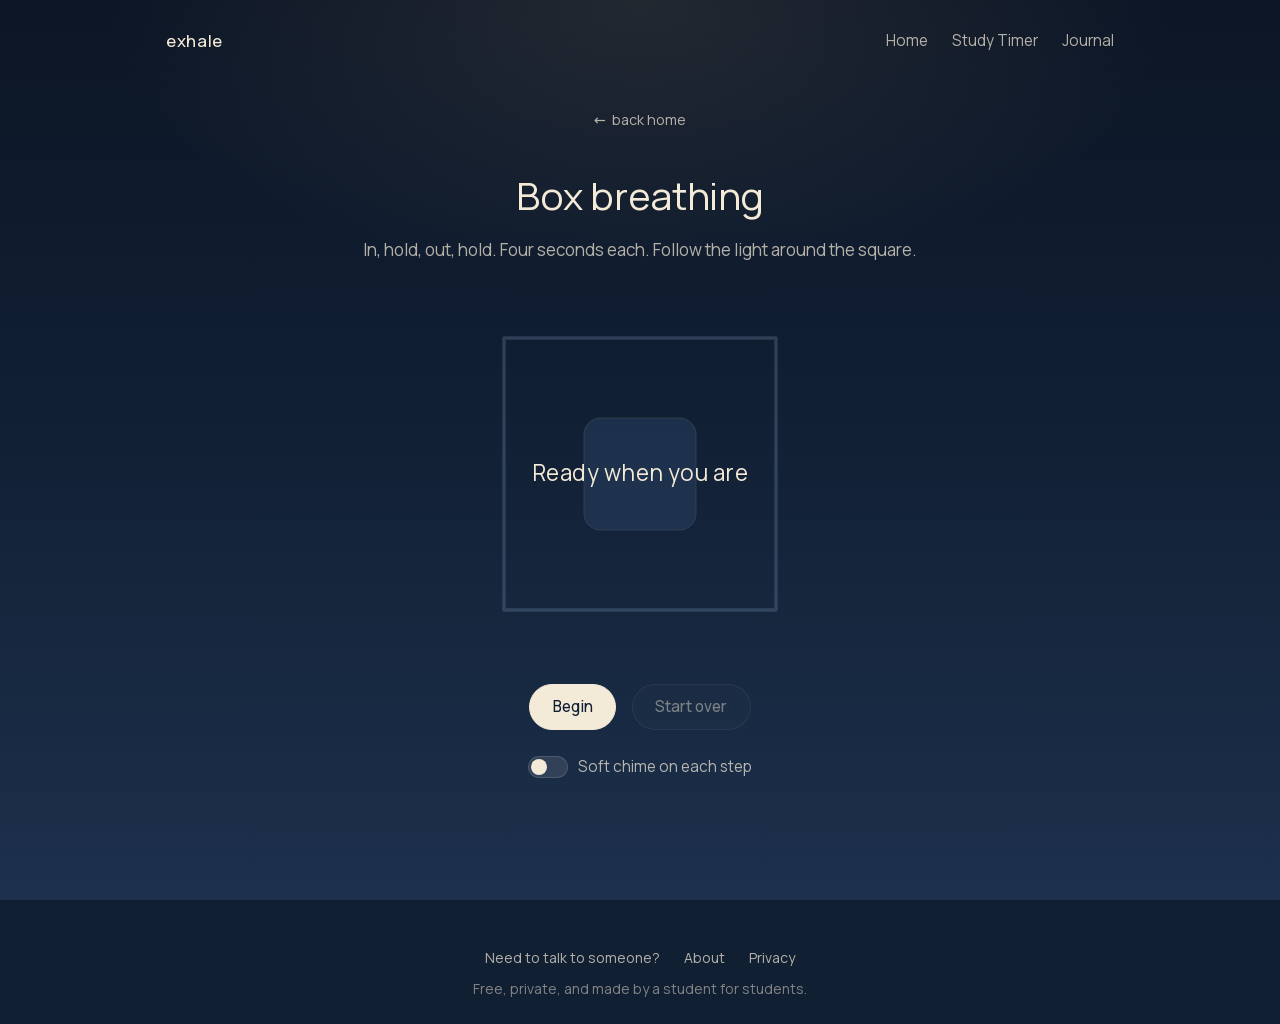
<file: activities/breathing/index.html>
<!DOCTYPE html>
<html lang="en">
<head>
  <meta charset="UTF-8">
  <!-- Security lock: this page may only load files from exhalebetween.com itself
       (plus the anonymous visit counter). Nothing else can be sent anywhere. -->
  <meta http-equiv="Content-Security-Policy" content="default-src 'self'; script-src 'self'; style-src 'self' 'unsafe-inline'; font-src 'self'; img-src 'self' data: https://exhalebetween.goatcounter.com; connect-src 'self' https://exhalebetween.goatcounter.com; media-src 'self' blob:; worker-src 'self'; manifest-src 'self'; object-src 'none'; base-uri 'self'; form-action 'none'">
  <meta name="viewport" content="width=device-width, initial-scale=1">
  <title>Box breathing · exhale</title>
  <meta name="description" content="A guided box breathing exercise: breathe in, hold, breathe out, hold, four seconds each. Free, calm, and private.">
  <meta name="theme-color" content="#111f33">
  <link rel="icon" href="../../favicon.svg" type="image/svg+xml">
  <link rel="apple-touch-icon" href="../../apple-touch-icon.png">
  <link rel="manifest" href="../../manifest.webmanifest">
  <!-- The site is already dark: stops phones from "auto-darkening" (and muddying) the colors -->
  <meta name="color-scheme" content="dark">
  <link rel="preload" href="../../fonts/manrope-latin.woff2" as="font" type="font/woff2" crossorigin>

  <!-- SEO + social sharing preview -->
  <link rel="canonical" href="https://exhalebetween.com/activities/breathing/">
  <meta property="og:type" content="website">
  <meta property="og:site_name" content="exhale">
  <meta property="og:title" content="Box breathing · exhale">
  <meta property="og:description" content="A guided box breathing exercise: breathe in, hold, breathe out, hold, four seconds each. Free, calm, and private.">
  <meta property="og:url" content="https://exhalebetween.com/activities/breathing/">
  <meta property="og:image" content="https://exhalebetween.com/og-image.png">
  <meta property="og:image:width" content="1200">
  <meta property="og:image:height" content="630">
  <meta property="og:image:alt" content="exhale: a quiet place to breathe between studying">
  <meta name="twitter:card" content="summary_large_image">

  <!-- This page is two folders deep, so shared files are at ../../ -->
  <link rel="stylesheet" href="../../css/base.css">
  <link rel="stylesheet" href="breathing.css">
</head>
<body>
  <a class="skip-link" href="#main">Skip to content</a>

  <header class="site-header">
    <a class="brand" href="../../index.html">exhale</a>
    <nav class="site-nav" aria-label="Main">
      <ul>
        <li><a href="../../index.html">Home</a></li>
        <li><a href="../../timer/index.html">Study Timer</a></li>
        <li><a href="../../journal/index.html">Journal</a></li>
      </ul>
    </nav>
  </header>

  <main id="main" class="page-narrow">
    <a class="back-link" href="../../index.html"><span aria-hidden="true">←</span> back home</a>

    <h1>Box breathing</h1>
    <p class="lede">In, hold, out, hold. Four seconds each. Follow the light around the square.</p>

    <!-- ===== THE BREATHING SQUARE =====
         Drawn with SVG. breathing.js moves the dot and the glowing line. -->
    <div class="breath" id="breath">
      <svg class="breath-svg" viewBox="0 0 200 200" aria-hidden="true">
        <!-- soft square in the middle that grows as you breathe in -->
        <rect class="breath-fill" id="breathFill" x="40" y="40" width="120" height="120" rx="18"/>
        <!-- faint outline of the full path -->
        <path class="breath-track" d="M20 20 H180 V180 H20 Z"/>
        <!-- the bright line that traces as time passes -->
        <path class="breath-progress" id="breathProgress" d="M20 20 H180 V180 H20 Z"/>
        <!-- the little traveling light -->
        <circle class="breath-dot" id="breathDot" cx="20" cy="20" r="6"/>
      </svg>

      <!-- Text cue sits on top of the square -->
      <div class="breath-cue">
        <p class="breath-phase" id="phaseText">Ready when you are</p>
        <p class="breath-count" id="countText" aria-hidden="true"></p>
      </div>
    </div>

    <!-- Screen readers hear each new phase ("Breathe in", "Hold"…) -->
    <p class="visually-hidden" aria-live="polite" id="announce"></p>

    <div class="controls">
      <button class="btn btn-primary" id="startBtn" type="button">Begin</button>
      <button class="btn" id="resetBtn" type="button" disabled>Start over</button>
    </div>

    <div class="controls breath-options">
      <label class="switch">
        <input type="checkbox" id="chimeToggle">
        Soft chime on each step
      </label>
    </div>

    <p class="breath-rounds" id="roundsText" aria-live="polite"></p>
  </main>

  <footer class="site-footer">
    <nav aria-label="Footer">
      <a href="../../resources/index.html">Need to talk to someone?</a>
      <a href="../../about/index.html">About</a>
      <a href="../../privacy/index.html">Privacy</a>
    </nav>
    <p>Free, private, and made by a student for students.</p>
  </footer>

  <script src="../../js/main.js"></script>
  <script src="../../js/chime.js"></script>
  <script src="breathing.js"></script>
  <!-- Anonymous visit counter (no cookies, no personal data). See privacy/index.html -->
  <script data-goatcounter="https://exhalebetween.goatcounter.com/count" async src="../../js/count.js"></script>
</body>
</html>
</file>
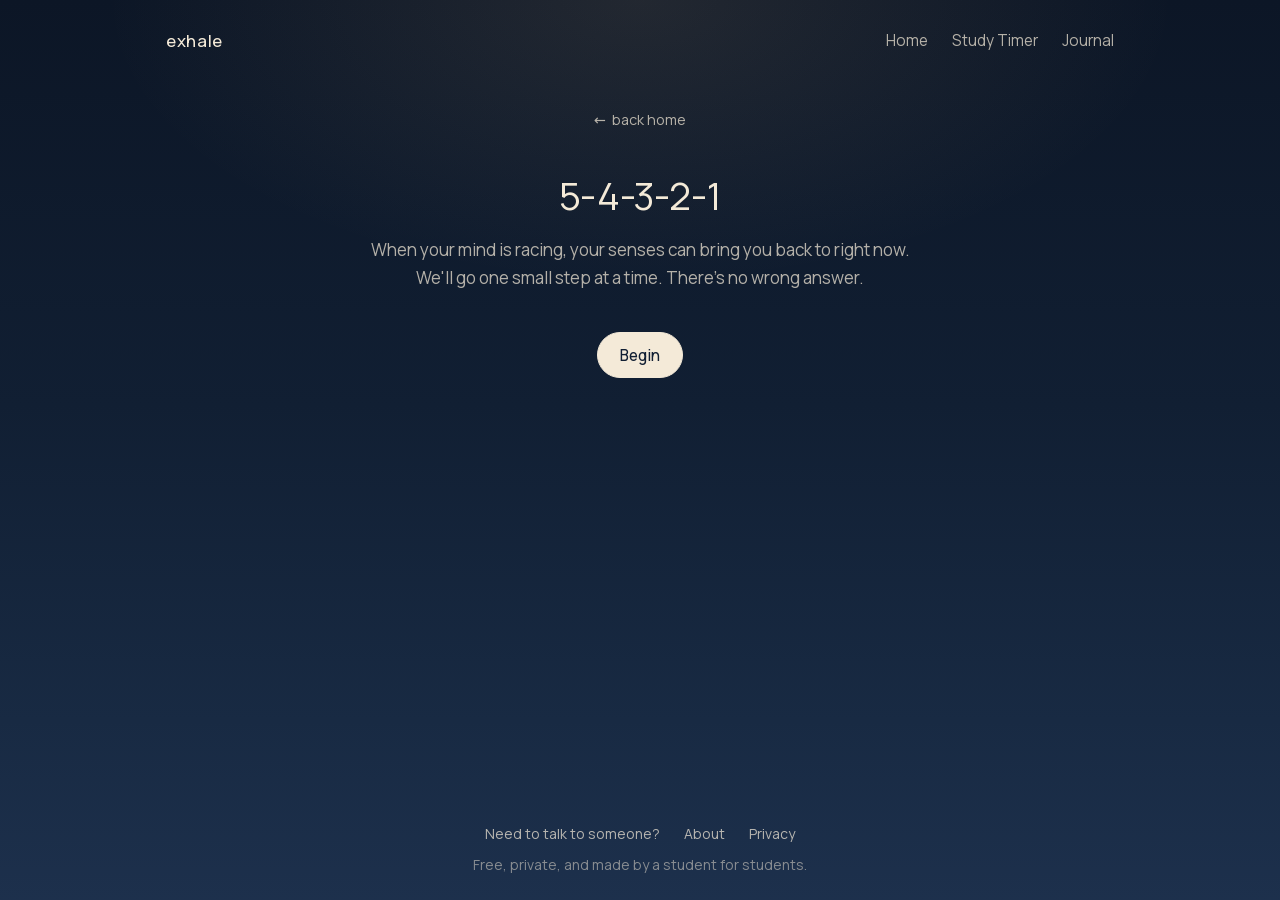
<file: activities/grounding/index.html>
<!DOCTYPE html>
<html lang="en">
<head>
  <meta charset="UTF-8">
  <!-- Security lock: this page may only load files from exhalebetween.com itself
       (plus the anonymous visit counter). Nothing else can be sent anywhere. -->
  <meta http-equiv="Content-Security-Policy" content="default-src 'self'; script-src 'self'; style-src 'self' 'unsafe-inline'; font-src 'self'; img-src 'self' data: https://exhalebetween.goatcounter.com; connect-src 'self' https://exhalebetween.goatcounter.com; media-src 'self' blob:; worker-src 'self'; manifest-src 'self'; object-src 'none'; base-uri 'self'; form-action 'none'">
  <meta name="viewport" content="width=device-width, initial-scale=1">
  <title>5-4-3-2-1 grounding · exhale</title>
  <meta name="description" content="A gentle 5-4-3-2-1 grounding exercise: notice what you can see, touch, hear, smell, and taste, one step at a time.">
  <meta name="theme-color" content="#111f33">
  <link rel="icon" href="../../favicon.svg" type="image/svg+xml">
  <link rel="apple-touch-icon" href="../../apple-touch-icon.png">
  <link rel="manifest" href="../../manifest.webmanifest">
  <!-- The site is already dark: stops phones from "auto-darkening" (and muddying) the colors -->
  <meta name="color-scheme" content="dark">
  <link rel="preload" href="../../fonts/manrope-latin.woff2" as="font" type="font/woff2" crossorigin>

  <!-- SEO + social sharing preview -->
  <link rel="canonical" href="https://exhalebetween.com/activities/grounding/">
  <meta property="og:type" content="website">
  <meta property="og:site_name" content="exhale">
  <meta property="og:title" content="5-4-3-2-1 grounding · exhale">
  <meta property="og:description" content="A gentle 5-4-3-2-1 grounding exercise: notice what you can see, touch, hear, smell, and taste, one step at a time.">
  <meta property="og:url" content="https://exhalebetween.com/activities/grounding/">
  <meta property="og:image" content="https://exhalebetween.com/og-image.png">
  <meta property="og:image:width" content="1200">
  <meta property="og:image:height" content="630">
  <meta property="og:image:alt" content="exhale: a quiet place to breathe between studying">
  <meta name="twitter:card" content="summary_large_image">

  <link rel="stylesheet" href="../../css/base.css">
  <link rel="stylesheet" href="grounding.css">
</head>
<body>
  <a class="skip-link" href="#main">Skip to content</a>

  <header class="site-header">
    <a class="brand" href="../../index.html">exhale</a>
    <nav class="site-nav" aria-label="Main">
      <ul>
        <li><a href="../../index.html">Home</a></li>
        <li><a href="../../timer/index.html">Study Timer</a></li>
        <li><a href="../../journal/index.html">Journal</a></li>
      </ul>
    </nav>
  </header>

  <main id="main" class="page-narrow">
    <a class="back-link" href="../../index.html"><span aria-hidden="true">←</span> back home</a>

    <!-- Every "screen" is a <section>. grounding.js shows one at a time. -->

    <!-- Intro -->
    <section class="g-screen" id="intro">
      <h1 tabindex="-1">5-4-3-2-1</h1>
      <p class="lede">When your mind is racing, your senses can bring you back to right now. We'll go one small step at a time. There's no wrong answer.</p>
      <div class="controls">
        <button class="btn btn-primary" id="beginBtn" type="button">Begin</button>
      </div>
    </section>

    <!-- One step (reused for all five; the JS fills in the words) -->
    <section class="g-screen" id="step" hidden>
      <p class="g-progress" id="progressText">Step 1 of 5</p>
      <div class="g-number" id="bigNumber" aria-hidden="true">5</div>
      <h1 class="g-prompt" id="promptText" tabindex="-1">Notice 5 things you can see</h1>
      <p class="lede" id="hintText"></p>

      <!-- Little dots to tap as you notice each thing (optional) -->
      <div class="g-dots" id="dots" role="group" aria-label="Tap a dot each time you notice one"></div>

      <div class="controls">
        <button class="btn" id="backBtn" type="button">Back</button>
        <button class="btn btn-primary" id="nextBtn" type="button">Next</button>
      </div>
    </section>

    <!-- The end -->
    <section class="g-screen" id="done" hidden>
      <h1 tabindex="-1">You're here.</h1>
      <p class="lede">You just paid attention to right now, on purpose. That's the whole skill. Come back to it anytime.</p>
      <div class="controls">
        <button class="btn" id="againBtn" type="button">Start again</button>
        <a class="btn btn-primary" href="../../index.html">Back home</a>
      </div>
    </section>

    <p class="visually-hidden" aria-live="polite" id="announce"></p>
  </main>

  <footer class="site-footer">
    <nav aria-label="Footer">
      <a href="../../resources/index.html">Need to talk to someone?</a>
      <a href="../../about/index.html">About</a>
      <a href="../../privacy/index.html">Privacy</a>
    </nav>
    <p>Free, private, and made by a student for students.</p>
  </footer>

  <script src="../../js/main.js"></script>
  <script src="grounding.js"></script>
  <!-- Anonymous visit counter (no cookies, no personal data). See privacy/index.html -->
  <script data-goatcounter="https://exhalebetween.goatcounter.com/count" async src="../../js/count.js"></script>
</body>
</html>
</file>
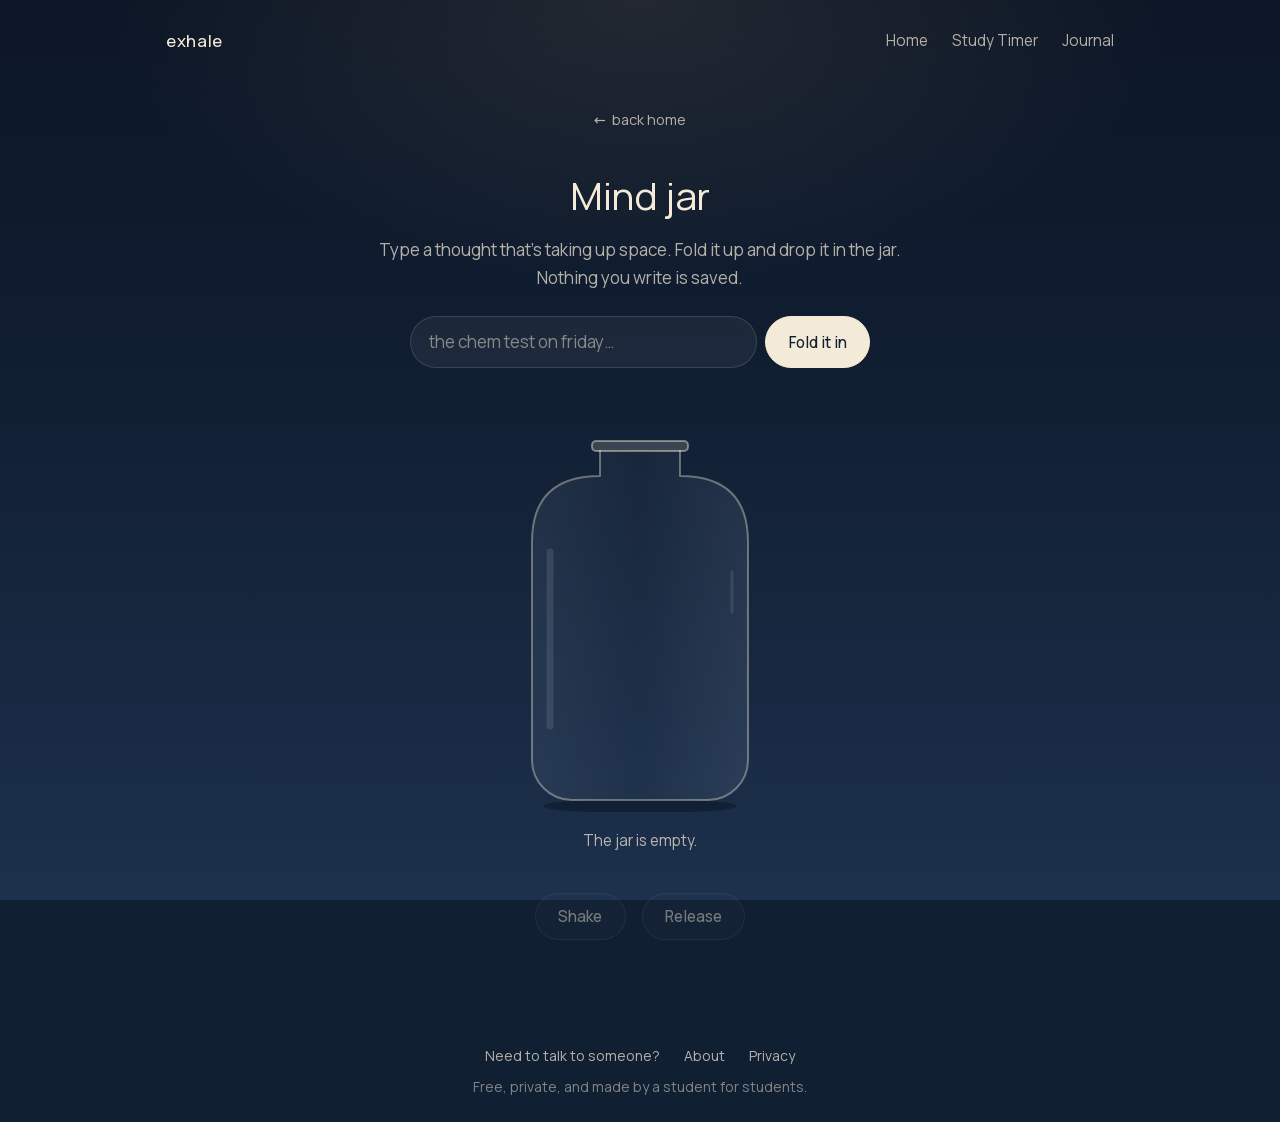
<file: activities/mind-jar/index.html>
<!DOCTYPE html>
<html lang="en">
<head>
  <meta charset="UTF-8">
  <!-- Security lock: this page may only load files from exhalebetween.com itself
       (plus the anonymous visit counter). Nothing else can be sent anywhere. -->
  <meta http-equiv="Content-Security-Policy" content="default-src 'self'; script-src 'self'; style-src 'self' 'unsafe-inline'; font-src 'self'; img-src 'self' data: https://exhalebetween.goatcounter.com; connect-src 'self' https://exhalebetween.goatcounter.com; media-src 'self' blob:; worker-src 'self'; manifest-src 'self'; object-src 'none'; base-uri 'self'; form-action 'none'">
  <meta name="viewport" content="width=device-width, initial-scale=1">
  <title>Mind jar · exhale</title>
  <meta name="description" content="Fold up the thoughts that are taking up space and drop them into a jar. Shake it, or let them all float away. Nothing is saved.">
  <meta name="theme-color" content="#111f33">
  <link rel="icon" href="../../favicon.svg" type="image/svg+xml">
  <link rel="apple-touch-icon" href="../../apple-touch-icon.png">
  <link rel="manifest" href="../../manifest.webmanifest">
  <!-- The site is already dark: stops phones from "auto-darkening" (and muddying) the colors -->
  <meta name="color-scheme" content="dark">
  <link rel="preload" href="../../fonts/manrope-latin.woff2" as="font" type="font/woff2" crossorigin>

  <!-- SEO + social sharing preview -->
  <link rel="canonical" href="https://exhalebetween.com/activities/mind-jar/">
  <meta property="og:type" content="website">
  <meta property="og:site_name" content="exhale">
  <meta property="og:title" content="Mind jar · exhale">
  <meta property="og:description" content="Fold up the thoughts that are taking up space and drop them into a jar. Shake it, or let them all float away. Nothing is saved.">
  <meta property="og:url" content="https://exhalebetween.com/activities/mind-jar/">
  <meta property="og:image" content="https://exhalebetween.com/og-image.png">
  <meta property="og:image:width" content="1200">
  <meta property="og:image:height" content="630">
  <meta property="og:image:alt" content="exhale: a quiet place to breathe between studying">
  <meta name="twitter:card" content="summary_large_image">

  <link rel="stylesheet" href="../../css/base.css">
  <link rel="stylesheet" href="mind-jar.css">
</head>
<body>
  <a class="skip-link" href="#main">Skip to content</a>

  <header class="site-header">
    <a class="brand" href="../../index.html">exhale</a>
    <nav class="site-nav" aria-label="Main">
      <ul>
        <li><a href="../../index.html">Home</a></li>
        <li><a href="../../timer/index.html">Study Timer</a></li>
        <li><a href="../../journal/index.html">Journal</a></li>
      </ul>
    </nav>
  </header>

  <main id="main" class="page-narrow">
    <a class="back-link" href="../../index.html"><span aria-hidden="true">←</span> back home</a>

    <h1>Mind jar</h1>
    <p class="lede">Type a thought that's taking up space. Fold it up and drop it in the jar. Nothing you write is saved.</p>

    <!-- Where you type a thought -->
    <form class="jar-form" id="thoughtForm" autocomplete="off">
      <label class="visually-hidden" for="thought">A thought to put in the jar</label>
      <input class="field" id="thought" type="text" maxlength="120"
             placeholder="the chem test on friday…" autocomplete="off">
      <button class="btn btn-primary" type="submit">Fold it in</button>
    </form>

    <!-- The jar itself is drawn on a canvas by mind-jar.js.
         Paper previews get added inside this box while they fold. -->
    <div class="jar-stage" id="stage">
      <canvas id="jarCanvas" role="img" aria-label="An empty glass jar"></canvas>
    </div>

    <p class="status" id="status" aria-live="polite">The jar is empty.</p>

    <div class="controls">
      <button class="btn" id="shakeBtn" type="button" disabled>Shake</button>
      <button class="btn" id="releaseBtn" type="button" disabled>Release</button>
    </div>
  </main>

  <footer class="site-footer">
    <nav aria-label="Footer">
      <a href="../../resources/index.html">Need to talk to someone?</a>
      <a href="../../about/index.html">About</a>
      <a href="../../privacy/index.html">Privacy</a>
    </nav>
    <p>Free, private, and made by a student for students.</p>
  </footer>

  <script src="../../js/main.js"></script>
  <script src="mind-jar.js"></script>
  <!-- Anonymous visit counter (no cookies, no personal data). See privacy/index.html -->
  <script data-goatcounter="https://exhalebetween.goatcounter.com/count" async src="../../js/count.js"></script>
</body>
</html>
</file>
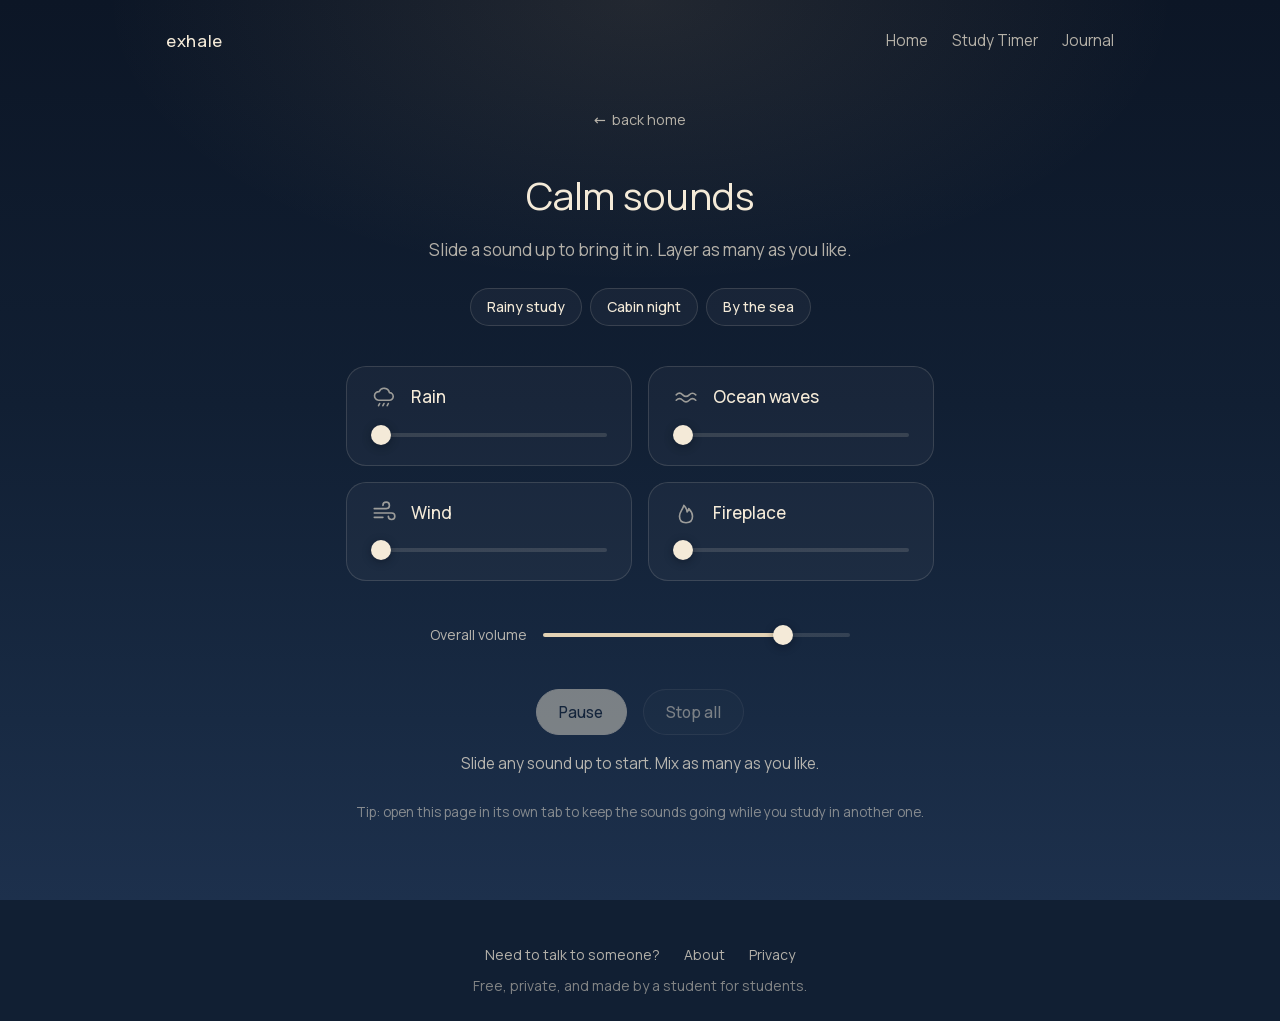
<file: activities/sounds/index.html>
<!DOCTYPE html>
<html lang="en">
<head>
  <meta charset="UTF-8">
  <!-- Security lock: this page may only load files from exhalebetween.com itself
       (plus the anonymous visit counter). Nothing else can be sent anywhere. -->
  <meta http-equiv="Content-Security-Policy" content="default-src 'self'; script-src 'self'; style-src 'self' 'unsafe-inline'; font-src 'self'; img-src 'self' data: https://exhalebetween.goatcounter.com; connect-src 'self' https://exhalebetween.goatcounter.com; media-src 'self' blob:; worker-src 'self'; manifest-src 'self'; object-src 'none'; base-uri 'self'; form-action 'none'">
  <meta name="viewport" content="width=device-width, initial-scale=1">
  <title>Calm sounds · exhale</title>
  <meta name="description" content="Mix your own calm background: rain, ocean waves, wind, and a crackling fireplace. Free, no sign-up, made in your browser.">
  <meta name="theme-color" content="#111f33">
  <link rel="icon" href="../../favicon.svg" type="image/svg+xml">
  <link rel="apple-touch-icon" href="../../apple-touch-icon.png">
  <link rel="manifest" href="../../manifest.webmanifest">
  <!-- The site is already dark: stops phones from "auto-darkening" (and muddying) the colors -->
  <meta name="color-scheme" content="dark">
  <link rel="preload" href="../../fonts/manrope-latin.woff2" as="font" type="font/woff2" crossorigin>

  <!-- SEO + social sharing preview -->
  <link rel="canonical" href="https://exhalebetween.com/activities/sounds/">
  <meta property="og:type" content="website">
  <meta property="og:site_name" content="exhale">
  <meta property="og:title" content="Calm sounds · exhale">
  <meta property="og:description" content="Mix your own calm background: rain, ocean waves, wind, and a crackling fireplace. Free, no sign-up, made in your browser.">
  <meta property="og:url" content="https://exhalebetween.com/activities/sounds/">
  <meta property="og:image" content="https://exhalebetween.com/og-image.png">
  <meta property="og:image:width" content="1200">
  <meta property="og:image:height" content="630">
  <meta property="og:image:alt" content="exhale: a quiet place to breathe between studying">
  <meta name="twitter:card" content="summary_large_image">

  <link rel="stylesheet" href="../../css/base.css">
  <link rel="stylesheet" href="sounds.css">
</head>
<body>
  <a class="skip-link" href="#main">Skip to content</a>

  <header class="site-header">
    <a class="brand" href="../../index.html">exhale</a>
    <nav class="site-nav" aria-label="Main">
      <ul>
        <li><a href="../../index.html">Home</a></li>
        <li><a href="../../timer/index.html">Study Timer</a></li>
        <li><a href="../../journal/index.html">Journal</a></li>
      </ul>
    </nav>
  </header>

  <main id="main" class="page-narrow">
    <a class="back-link" href="../../index.html"><span aria-hidden="true">←</span> back home</a>

    <h1>Calm sounds</h1>
    <p class="lede">Slide a sound up to bring it in. Layer as many as you like.</p>

    <!-- Quick mixes (buttons added by sounds.js) -->
    <div class="presets" id="presets" role="group" aria-label="Quick mixes"></div>

    <!-- One row per sound (added by sounds.js) -->
    <ul class="sound-list" id="soundList"></ul>

    <div class="master">
      <label for="master">Overall volume</label>
      <input class="slider" type="range" id="master" min="0" max="100" value="80" aria-valuetext="80%">
    </div>

    <div class="controls">
      <button class="btn btn-primary" id="pauseBtn" type="button" disabled>Pause</button>
      <button class="btn" id="stopBtn" type="button" disabled>Stop all</button>
    </div>

    <p class="status" id="status" aria-live="polite"></p>
    <p class="sound-tip">Tip: open this page in its own tab to keep the sounds going while you study in another one.</p>
  </main>

  <footer class="site-footer">
    <nav aria-label="Footer">
      <a href="../../resources/index.html">Need to talk to someone?</a>
      <a href="../../about/index.html">About</a>
      <a href="../../privacy/index.html">Privacy</a>
    </nav>
    <p>Free, private, and made by a student for students.</p>
  </footer>

  <script src="../../js/main.js"></script>
  <script src="../../js/chime.js"></script>
  <script src="sounds.js"></script>
  <!-- Anonymous visit counter (no cookies, no personal data). See privacy/index.html -->
  <script data-goatcounter="https://exhalebetween.goatcounter.com/count" async src="../../js/count.js"></script>
</body>
</html>
</file>
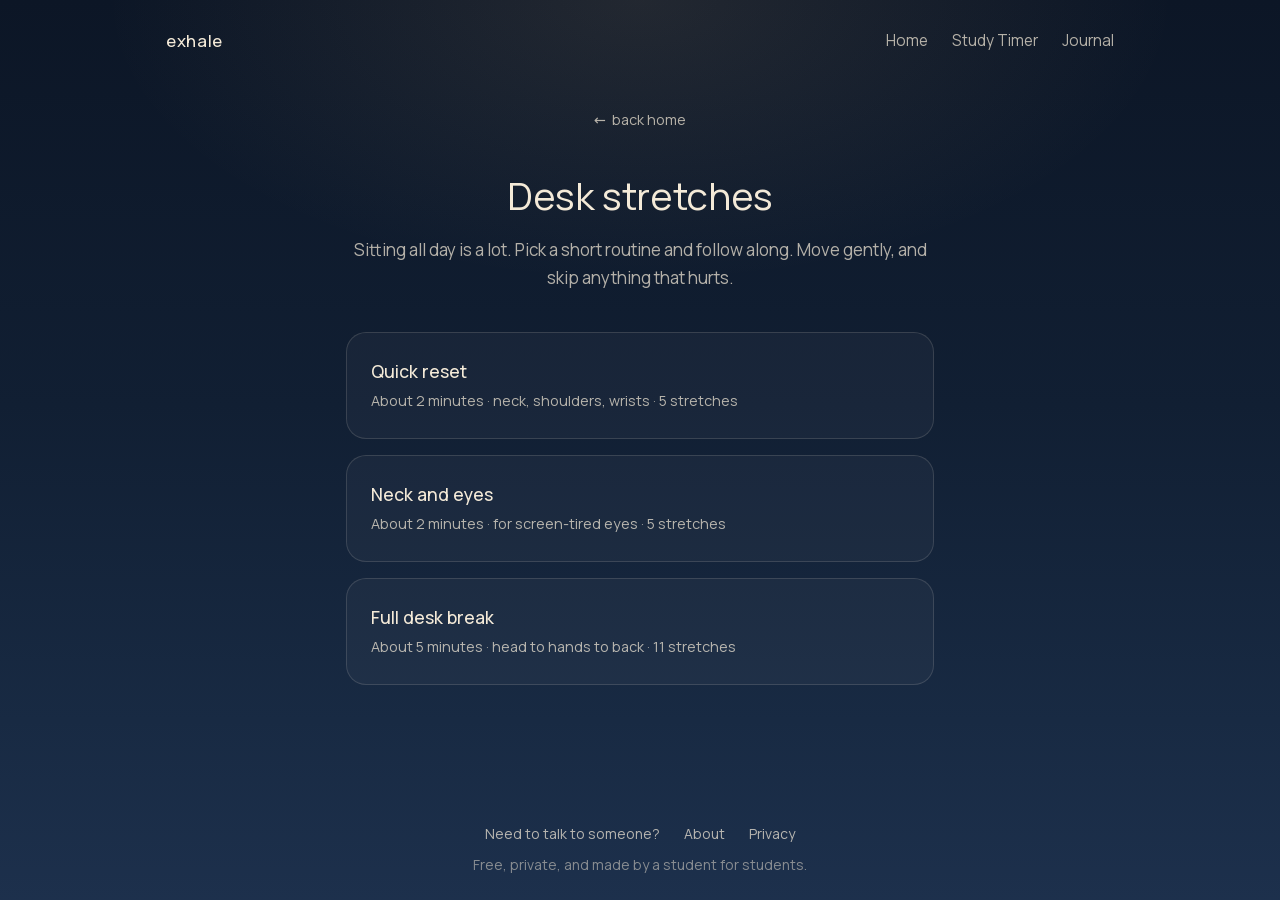
<file: activities/stretches/index.html>
<!DOCTYPE html>
<html lang="en">
<head>
  <meta charset="UTF-8">
  <!-- Security lock: this page may only load files from exhalebetween.com itself
       (plus the anonymous visit counter). Nothing else can be sent anywhere. -->
  <meta http-equiv="Content-Security-Policy" content="default-src 'self'; script-src 'self'; style-src 'self' 'unsafe-inline'; font-src 'self'; img-src 'self' data: https://exhalebetween.goatcounter.com; connect-src 'self' https://exhalebetween.goatcounter.com; media-src 'self' blob:; worker-src 'self'; manifest-src 'self'; object-src 'none'; base-uri 'self'; form-action 'none'">
  <meta name="viewport" content="width=device-width, initial-scale=1">
  <title>Desk stretches · exhale</title>
  <meta name="description" content="Short 2 to 5 minute desk stretch routines for students who sit all day: neck, shoulders, wrists, back, and eyes.">
  <meta name="theme-color" content="#111f33">
  <link rel="icon" href="../../favicon.svg" type="image/svg+xml">
  <link rel="apple-touch-icon" href="../../apple-touch-icon.png">
  <link rel="manifest" href="../../manifest.webmanifest">
  <!-- The site is already dark: stops phones from "auto-darkening" (and muddying) the colors -->
  <meta name="color-scheme" content="dark">
  <link rel="preload" href="../../fonts/manrope-latin.woff2" as="font" type="font/woff2" crossorigin>

  <!-- SEO + social sharing preview -->
  <link rel="canonical" href="https://exhalebetween.com/activities/stretches/">
  <meta property="og:type" content="website">
  <meta property="og:site_name" content="exhale">
  <meta property="og:title" content="Desk stretches · exhale">
  <meta property="og:description" content="Short 2 to 5 minute desk stretch routines for students who sit all day: neck, shoulders, wrists, back, and eyes.">
  <meta property="og:url" content="https://exhalebetween.com/activities/stretches/">
  <meta property="og:image" content="https://exhalebetween.com/og-image.png">
  <meta property="og:image:width" content="1200">
  <meta property="og:image:height" content="630">
  <meta property="og:image:alt" content="exhale: a quiet place to breathe between studying">
  <meta name="twitter:card" content="summary_large_image">

  <link rel="stylesheet" href="../../css/base.css">
  <link rel="stylesheet" href="stretches.css">
</head>
<body>
  <a class="skip-link" href="#main">Skip to content</a>

  <header class="site-header">
    <a class="brand" href="../../index.html">exhale</a>
    <nav class="site-nav" aria-label="Main">
      <ul>
        <li><a href="../../index.html">Home</a></li>
        <li><a href="../../timer/index.html">Study Timer</a></li>
        <li><a href="../../journal/index.html">Journal</a></li>
      </ul>
    </nav>
  </header>

  <main id="main" class="page-narrow">
    <a class="back-link" href="../../index.html"><span aria-hidden="true">←</span> back home</a>

    <!-- Screen 1: pick a routine -->
    <section id="chooser">
      <h1 tabindex="-1">Desk stretches</h1>
      <p class="lede">Sitting all day is a lot. Pick a short routine and follow along. Move gently, and skip anything that hurts.</p>
      <!-- stretches.js fills this list from stretches-data.js -->
      <ul class="routine-list" id="routineList"></ul>
    </section>

    <!-- Screen 2: one stretch at a time -->
    <section id="player" hidden>
      <p class="st-progress" id="stepText">1 of 5</p>
      <h1 class="st-name" id="nameText" tabindex="-1">Neck tilt</h1>

      <div class="st-stage">
        <svg class="st-art" id="art" viewBox="0 0 120 120" aria-hidden="true"></svg>
        <!-- countdown ring -->
        <svg class="st-ring" viewBox="0 0 100 100" aria-hidden="true">
          <circle class="st-ring-track" cx="50" cy="50" r="46"/>
          <circle class="st-ring-fill" id="ringFill" cx="50" cy="50" r="46"/>
        </svg>
      </div>

      <p class="st-time" id="timeText" aria-hidden="true">30</p>
      <p class="st-how" id="howText"></p>
      <p class="st-switch" id="switchText" aria-live="polite"></p>

      <div class="controls">
        <button class="btn btn-primary" id="pauseBtn" type="button">Pause</button>
        <button class="btn" id="skipBtn" type="button">Skip</button>
        <button class="btn" id="endBtn" type="button">End</button>
      </div>
      <div class="controls st-options">
        <label class="switch">
          <input type="checkbox" id="chimeToggle">
          Soft chime
        </label>
      </div>
    </section>

    <!-- Screen 3: done -->
    <section id="done" hidden>
      <h1 tabindex="-1">Nice work.</h1>
      <p class="lede">Your neck, shoulders, and eyes thank you. Try to do this once every hour or so of studying.</p>
      <div class="controls">
        <button class="btn" id="againBtn" type="button">Pick another</button>
        <a class="btn btn-primary" href="../../index.html">Back home</a>
      </div>
    </section>

    <p class="visually-hidden" aria-live="polite" id="announce"></p>
  </main>

  <footer class="site-footer">
    <nav aria-label="Footer">
      <a href="../../resources/index.html">Need to talk to someone?</a>
      <a href="../../about/index.html">About</a>
      <a href="../../privacy/index.html">Privacy</a>
    </nav>
    <p>Free, private, and made by a student for students.</p>
  </footer>

  <script src="../../js/main.js"></script>
  <script src="../../js/chime.js"></script>
  <script src="stretches-data.js"></script>
  <script src="stretches.js"></script>
  <!-- Anonymous visit counter (no cookies, no personal data). See privacy/index.html -->
  <script data-goatcounter="https://exhalebetween.goatcounter.com/count" async src="../../js/count.js"></script>
</body>
</html>
</file>
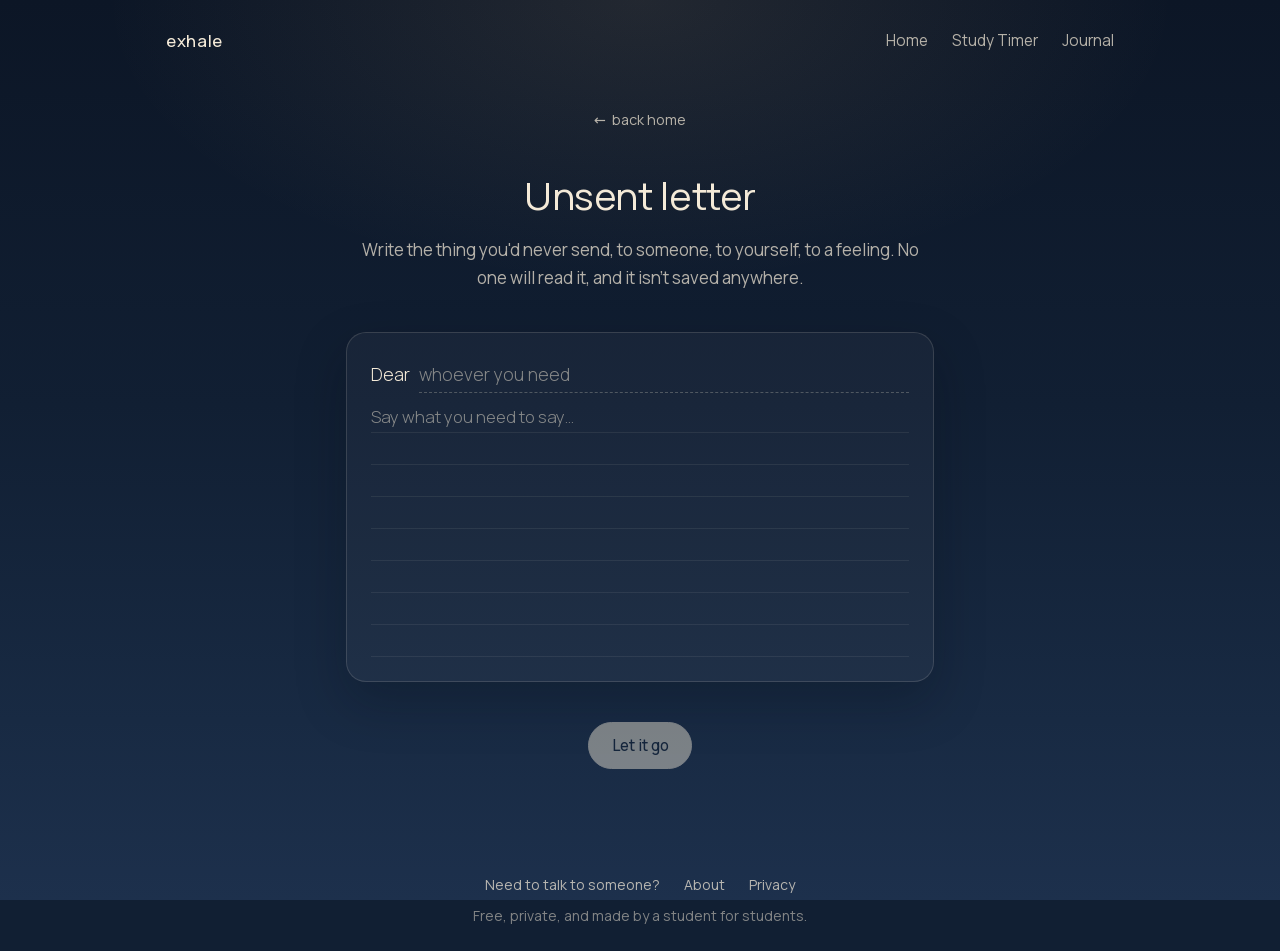
<file: activities/unsent-letter/index.html>
<!DOCTYPE html>
<html lang="en">
<head>
  <meta charset="UTF-8">
  <!-- Security lock: this page may only load files from exhalebetween.com itself
       (plus the anonymous visit counter). Nothing else can be sent anywhere. -->
  <meta http-equiv="Content-Security-Policy" content="default-src 'self'; script-src 'self'; style-src 'self' 'unsafe-inline'; font-src 'self'; img-src 'self' data: https://exhalebetween.goatcounter.com; connect-src 'self' https://exhalebetween.goatcounter.com; media-src 'self' blob:; worker-src 'self'; manifest-src 'self'; object-src 'none'; base-uri 'self'; form-action 'none'">
  <meta name="viewport" content="width=device-width, initial-scale=1">
  <title>Unsent letter · exhale</title>
  <meta name="description" content="A quiet place to write the letter you'd never send. When you're done, let it go and watch it dissolve. Nothing is saved.">
  <meta name="theme-color" content="#111f33">
  <link rel="icon" href="../../favicon.svg" type="image/svg+xml">
  <link rel="apple-touch-icon" href="../../apple-touch-icon.png">
  <link rel="manifest" href="../../manifest.webmanifest">
  <!-- The site is already dark: stops phones from "auto-darkening" (and muddying) the colors -->
  <meta name="color-scheme" content="dark">
  <link rel="preload" href="../../fonts/manrope-latin.woff2" as="font" type="font/woff2" crossorigin>

  <!-- SEO + social sharing preview -->
  <link rel="canonical" href="https://exhalebetween.com/activities/unsent-letter/">
  <meta property="og:type" content="website">
  <meta property="og:site_name" content="exhale">
  <meta property="og:title" content="Unsent letter · exhale">
  <meta property="og:description" content="A quiet place to write the letter you'd never send. When you're done, let it go and watch it dissolve. Nothing is saved.">
  <meta property="og:url" content="https://exhalebetween.com/activities/unsent-letter/">
  <meta property="og:image" content="https://exhalebetween.com/og-image.png">
  <meta property="og:image:width" content="1200">
  <meta property="og:image:height" content="630">
  <meta property="og:image:alt" content="exhale: a quiet place to breathe between studying">
  <meta name="twitter:card" content="summary_large_image">

  <link rel="stylesheet" href="../../css/base.css">
  <link rel="stylesheet" href="unsent-letter.css">
</head>
<body>
  <a class="skip-link" href="#main">Skip to content</a>

  <header class="site-header">
    <a class="brand" href="../../index.html">exhale</a>
    <nav class="site-nav" aria-label="Main">
      <ul>
        <li><a href="../../index.html">Home</a></li>
        <li><a href="../../timer/index.html">Study Timer</a></li>
        <li><a href="../../journal/index.html">Journal</a></li>
      </ul>
    </nav>
  </header>

  <main id="main" class="page-narrow">
    <a class="back-link" href="../../index.html"><span aria-hidden="true">←</span> back home</a>

    <h1>Unsent letter</h1>
    <p class="lede">Write the thing you'd never send, to someone, to yourself, to a feeling. No one will read it, and it isn't saved anywhere.</p>

    <!-- ===== THE LETTER =====
         autocomplete="off" stops the browser from remembering
         what you typed if you come back to the page. -->
    <form class="letter panel" id="letter" autocomplete="off">
      <div class="letter-to">
        <label for="to">Dear</label>
        <input id="to" type="text" maxlength="60" placeholder="whoever you need" autocomplete="off">
      </div>
      <label class="visually-hidden" for="body">Your letter</label>
      <textarea id="body" rows="8" autocomplete="off"
                placeholder="Say what you need to say…"></textarea>
    </form>

    <!-- Main button -->
    <div class="controls" id="actions">
      <button class="btn btn-primary" id="letGoBtn" type="button" disabled>Let it go</button>
    </div>

    <!-- Gentle "are you sure?" so it doesn't vanish by accident -->
    <div class="letter-confirm" id="confirm" hidden>
      <p>Ready? Once it's gone, it's gone.</p>
      <div class="controls">
        <button class="btn btn-primary" id="yesBtn" type="button">Yes, let it go</button>
        <button class="btn" id="notYetBtn" type="button">Not yet</button>
      </div>
    </div>

    <!-- What you see afterwards -->
    <div class="letter-after" id="after" hidden tabindex="-1">
      <p class="letter-after-big">It's gone.</p>
      <p>You don't have to carry it anymore. Take a slow breath.</p>
      <div class="controls">
        <button class="btn" id="againBtn" type="button">Write another</button>
        <a class="btn" href="../breathing/index.html">Try box breathing</a>
      </div>
    </div>

    <p class="visually-hidden" aria-live="polite" id="announce"></p>
  </main>

  <footer class="site-footer">
    <nav aria-label="Footer">
      <a href="../../resources/index.html">Need to talk to someone?</a>
      <a href="../../about/index.html">About</a>
      <a href="../../privacy/index.html">Privacy</a>
    </nav>
    <p>Free, private, and made by a student for students.</p>
  </footer>

  <script src="../../js/main.js"></script>
  <script src="unsent-letter.js"></script>
  <!-- Anonymous visit counter (no cookies, no personal data). See privacy/index.html -->
  <script data-goatcounter="https://exhalebetween.goatcounter.com/count" async src="../../js/count.js"></script>
</body>
</html>
</file>
<file: css/base.css>
/* =========================================================
   base.css — shared styles used on EVERY page
   ---------------------------------------------------------
   1. Color + spacing tokens (change the whole look here)
   2. Reset + page background
   3. Header / top-right navigation
   4. Buttons, links, form bits
   5. Footer
   6. Small helpers (visually-hidden, back link, etc.)
   7. Reduced motion
   ========================================================= */


/* ---------- 0. FONT ----------
   Manrope is stored in /fonts on our own site (not loaded from
   Google), so visitors' browsers never contact another company.
   One "variable" file covers every weight from 300 to 600. */
@font-face {
  font-family: "Manrope";
  font-style: normal;
  font-weight: 300 600;
  font-display: swap;
  src: url("../fonts/manrope-latin.woff2") format("woff2");
  unicode-range: U+0000-00FF, U+0131, U+0152-0153, U+02BB-02BC, U+02C6, U+02DA, U+02DC, U+0304, U+0308, U+0329, U+2000-206F, U+20AC, U+2122, U+2191, U+2193, U+2212, U+2215, U+FEFF, U+FFFD;
}
@font-face {
  font-family: "Manrope";
  font-style: normal;
  font-weight: 300 600;
  font-display: swap;
  src: url("../fonts/manrope-latin-ext.woff2") format("woff2");
  unicode-range: U+0100-02BA, U+02BD-02C5, U+02C7-02CC, U+02CE-02D7, U+02DD-02FF, U+1D00-1DBF, U+1E00-1E9F, U+1EF2-1EFF, U+2020, U+20A0-20AB, U+20AD-20C4, U+2113, U+2C60-2C7F, U+A720-A7FF;
}


/* ---------- 1. TOKENS ----------
   Tokens are named variables. Change a value here and it
   updates everywhere it's used. */
:root {
  /* Blues — backgrounds, from deepest to lightest */
  --navy-950: #0c1626;
  --navy-900: #111f33;
  --navy-800: #182a43;
  --blue-700: #24395a;
  --blue-600: #34507a;
  --dusty-400: #7f98b8;
  --dusty-300: #a8bbd3;

  /* Creams — text and warm accents */
  --cream-50:  #fbf6ec;
  --cream-100: #f4ead8;
  --cream-300: #e3d2b4;
  --honey:     #e8c48f;   /* warm glow — use sparingly */

  /* What things are FOR (use these in your CSS) */
  --text:        var(--cream-100);
  --text-muted:  rgba(244, 234, 216, 0.72);
  --text-faint:  rgba(244, 234, 216, 0.5);
  --line:        rgba(244, 234, 216, 0.14);
  --surface:     rgba(255, 255, 255, 0.04);
  --surface-hover: rgba(255, 255, 255, 0.08);
  --focus:       var(--honey);

  /* Type */
  --font: "Manrope", system-ui, -apple-system, "Segoe UI", Roboto, sans-serif;

  /* Spacing scale (lots of breathing room) */
  --space-1: 0.5rem;
  --space-2: 1rem;
  --space-3: 1.5rem;
  --space-4: 2.5rem;
  --space-5: 4rem;
  --space-6: 6rem;

  /* Shapes + motion */
  --radius: 20px;
  --radius-pill: 999px;
  --ease: cubic-bezier(0.4, 0, 0.2, 1);   /* soft in-and-out */
  --slow: 600ms;

  --max-width: 980px;
  --reading-width: 620px;

  /* Tells the browser this is a dark site, so built-in bits
     (scrollbars, form controls) match and phones don't
     "auto-darken" our colors */
  color-scheme: dark;
}


/* ---------- 2. RESET + BACKGROUND ---------- */
*,
*::before,
*::after { box-sizing: border-box; }

html { -webkit-text-size-adjust: 100%; }

/* Anything with the "hidden" attribute stays hidden, even if
   another rule gives it display:flex or display:block */
[hidden] { display: none !important; }

body {
  margin: 0;
  min-height: 100vh;
  min-height: 100dvh;
  display: flex;
  flex-direction: column;
  font-family: var(--font);
  font-weight: 400;
  font-size: 1.0625rem;
  line-height: 1.65;
  color: var(--text);
  background-color: var(--navy-900);
  -webkit-font-smoothing: antialiased;
  /* Every page gently fades in, like opening your eyes */
  animation: page-in 900ms var(--ease) both;
}

/* The background lives on a fixed layer behind everything,
   so it doesn't jump around on phones when you scroll. */
body::before {
  content: "";
  position: fixed;
  inset: 0;
  z-index: -1;
  background:
    /* a faint warm glow near the top — the "cozy" part */
    radial-gradient(60% 45% at 50% 0%, rgba(232, 196, 143, 0.10), transparent 70%),
    /* deep navy fading down into dusty blue */
    linear-gradient(180deg, var(--navy-950) 0%, var(--navy-900) 45%, var(--navy-800) 80%, var(--blue-700) 130%);
}

@keyframes page-in {
  from { opacity: 0; }
  to   { opacity: 1; }
}

h1, h2, h3 {
  font-weight: 500;
  line-height: 1.25;
  letter-spacing: -0.01em;
  margin: 0 0 var(--space-2);
}
h1 { font-size: clamp(1.75rem, 5vw, 2.4rem); font-weight: 400; }
h2 { font-size: 1.35rem; }

p { margin: 0 0 var(--space-2); }

img, svg { display: block; max-width: 100%; }

a { color: var(--cream-50); text-underline-offset: 0.2em; text-decoration-thickness: 1px; }
a:hover { color: var(--honey); }

/* One clear, warm focus ring for keyboard users everywhere */
:focus-visible {
  outline: 2px solid var(--focus);
  outline-offset: 4px;
  border-radius: 6px;
}


/* ---------- 3. HEADER + NAV ---------- */
.site-header {
  display: flex;
  flex-wrap: wrap;
  align-items: center;
  justify-content: space-between;
  gap: var(--space-1) var(--space-3);
  width: 100%;
  max-width: var(--max-width);
  margin: 0 auto;
  padding: var(--space-3) var(--space-2);
}

.brand {
  font-weight: 500;
  font-size: 1.05rem;
  letter-spacing: 0.04em;
  color: var(--cream-100);
  text-decoration: none;
}
.brand:hover { color: var(--cream-50); }

.site-nav ul {
  display: flex;
  gap: var(--space-3);
  margin: 0;
  padding: 0;
  list-style: none;
}

.site-nav a {
  position: relative;
  display: inline-block;
  padding: 0.25rem 0;
  font-size: 0.95rem;
  color: var(--text-muted);
  text-decoration: none;
  transition: color var(--slow) var(--ease);
}
.site-nav a:hover { color: var(--cream-50); }

/* The current page gets a tiny warm dot underneath */
.site-nav a[aria-current="page"] { color: var(--cream-50); }
.site-nav a[aria-current="page"]::after {
  content: "";
  position: absolute;
  left: 50%;
  bottom: -4px;
  width: 4px;
  height: 4px;
  border-radius: 50%;
  background: var(--honey);
  transform: translateX(-50%);
}

@media (max-width: 420px) {
  .site-nav ul { gap: var(--space-2); }
  .site-nav a { font-size: 0.9rem; }
}


/* ---------- MAIN CONTENT AREA ---------- */
main {
  flex: 1;
  width: 100%;
  max-width: var(--max-width);
  margin: 0 auto;
  padding: var(--space-3) var(--space-2) var(--space-5);
}

/* A narrower, centered column for activity pages */
.page-narrow {
  max-width: var(--reading-width);
  text-align: center;
}

.lede {
  color: var(--text-muted);
  max-width: 34em;
  margin-left: auto;
  margin-right: auto;
}


/* ---------- 4. BUTTONS + FORM BITS ---------- */
.btn {
  display: inline-flex;
  align-items: center;
  justify-content: center;
  gap: 0.5em;
  min-height: 44px;              /* big enough for thumbs */
  padding: 0.6rem 1.4rem;
  font: inherit;
  font-size: 0.95rem;
  font-weight: 500;
  color: var(--text);
  background: var(--surface);
  border: 1px solid var(--line);
  border-radius: var(--radius-pill);
  cursor: pointer;
  text-decoration: none;
  transition: background var(--slow) var(--ease), border-color var(--slow) var(--ease), color var(--slow) var(--ease);
}
.btn:hover { background: var(--surface-hover); border-color: rgba(244, 234, 216, 0.3); color: var(--cream-50); }

/* The main action on a page: cream button, navy text */
.btn-primary {
  color: var(--navy-900);
  background: var(--cream-100);
  border-color: var(--cream-100);
}
.btn-primary:hover { color: var(--navy-900); background: var(--cream-50); border-color: var(--cream-50); }

.btn:disabled { opacity: 0.45; cursor: default; }

/* A row of buttons */
.controls {
  display: flex;
  flex-wrap: wrap;
  justify-content: center;
  align-items: center;
  gap: var(--space-2);
  margin-top: var(--space-4);
}

/* Quiet on/off switch built from a normal checkbox
   (still a real checkbox, so keyboards + screen readers work) */
.switch {
  display: inline-flex;
  align-items: center;
  gap: 0.6em;
  font-size: 0.95rem;
  color: var(--text-muted);
  cursor: pointer;
  user-select: none;
}
.switch input {
  appearance: none;
  -webkit-appearance: none;
  position: relative;
  width: 40px;
  height: 22px;
  margin: 0;
  border-radius: var(--radius-pill);
  background: rgba(255, 255, 255, 0.1);
  border: 1px solid var(--line);
  cursor: pointer;
  transition: background var(--slow) var(--ease);
}
.switch input::after {
  content: "";
  position: absolute;
  top: 2px;
  left: 2px;
  width: 16px;
  height: 16px;
  border-radius: 50%;
  background: var(--cream-100);
  transition: transform 400ms var(--ease);
}
.switch input:checked { background: var(--blue-600); }
.switch input:checked::after { transform: translateX(18px); }


/* A soft card used for writing areas, steps, etc. */
.panel {
  background: rgba(255, 255, 255, 0.035);
  border: 1px solid var(--line);
  border-radius: var(--radius);
  padding: var(--space-3);
  box-shadow: 0 20px 50px rgba(5, 10, 20, 0.25);
}

/* Single-line text box */
.field {
  width: 100%;
  min-height: 48px;
  padding: 0.7rem 1.1rem;
  font: inherit;
  color: var(--text);
  background: rgba(255, 255, 255, 0.05);
  border: 1px solid var(--line);
  border-radius: var(--radius-pill);
  transition: border-color var(--slow) var(--ease), background var(--slow) var(--ease);
}
.field::placeholder { color: var(--text-faint); }
.field:hover { border-color: rgba(244, 234, 216, 0.28); }
.field:focus { outline: none; border-color: var(--honey); background: rgba(255, 255, 255, 0.07); }

/* A button that looks like a quiet underlined link */
.text-btn {
  min-height: 32px;
  padding: 0;
  font: inherit;
  color: var(--text-muted);
  background: none;
  border: 0;
  text-decoration: underline;
  text-decoration-color: rgba(244, 234, 216, 0.3);
  text-underline-offset: 0.25em;
  cursor: pointer;
}
.text-btn:hover { color: var(--cream-50); text-decoration-color: currentColor; }

/* Small quiet status line under an activity */
.status {
  min-height: 1.6em;
  margin-top: var(--space-2);
  font-size: 0.95rem;
  color: var(--text-muted);
}


/* ---------- 5. FOOTER ---------- */
.site-footer {
  width: 100%;
  max-width: var(--max-width);
  margin: 0 auto;
  padding: var(--space-4) var(--space-2) var(--space-3);
  text-align: center;
  font-size: 0.875rem;
  color: var(--text-faint);
}
.site-footer nav {
  display: flex;
  flex-wrap: wrap;
  justify-content: center;
  gap: var(--space-1) var(--space-3);
  margin-bottom: var(--space-1);
}
.site-footer a { color: var(--text-muted); text-decoration: none; }
.site-footer a:hover { color: var(--cream-50); text-decoration: underline; }
.site-footer p { margin: 0; }


/* ---------- 6. HELPERS ---------- */

/* Hides text visually but keeps it for screen readers */
.visually-hidden {
  position: absolute !important;
  width: 1px; height: 1px;
  padding: 0; margin: -1px;
  overflow: hidden;
  clip: rect(0 0 0 0);
  white-space: nowrap;
  border: 0;
}

/* "Skip to content" link — appears only when tabbed to */
.skip-link {
  position: absolute;
  left: var(--space-2);
  top: -100px;
  padding: 0.5rem 1rem;
  background: var(--cream-100);
  color: var(--navy-900);
  border-radius: var(--radius-pill);
  z-index: 10;
}
.skip-link:focus { top: var(--space-2); }

/* Quiet "back home" link on activity pages */
.back-link {
  display: inline-flex;
  align-items: center;
  gap: 0.4em;
  margin-bottom: var(--space-4);
  font-size: 0.9rem;
  color: var(--text-muted);
  text-decoration: none;
  transition: color var(--slow) var(--ease);
}
.back-link:hover { color: var(--cream-50); }
.back-link span { transition: transform var(--slow) var(--ease); }
.back-link:hover span { transform: translateX(-3px); }


/* ---------- 7. REDUCED MOTION ----------
   If someone has "reduce motion" turned on in their phone or
   computer settings, switch off all animations and slides. */
@media (prefers-reduced-motion: reduce) {
  *,
  *::before,
  *::after {
    animation-duration: 0.01ms !important;
    animation-iteration-count: 1 !important;
    transition-duration: 0.01ms !important;
    scroll-behavior: auto !important;
  }
}
</file>
<file: css/home.css>
/* =========================================================
   home.css — the landing page and its bubble buttons
   ========================================================= */

.home {
  display: flex;
  flex-direction: column;
  align-items: center;
  text-align: center;
  padding-top: clamp(1.5rem, 8vh, 5rem);
}

.home h1 { margin-bottom: var(--space-1); }

.home .lede { margin-bottom: var(--space-5); }


/* ---------- BUBBLE GRID ---------- */
.bubbles {
  /* Bubble size grows with the screen, but stays within limits */
  --bubble: clamp(92px, 26vw, 136px);

  display: flex;
  flex-wrap: wrap;
  justify-content: center;
  gap: clamp(14px, 3vw, 28px);
  max-width: calc(var(--bubble) * 4 + 28px * 3 + 4px); /* 4 per row on big screens */
  margin: 0;
  padding: 0;
  list-style: none;
}

/* The <li> does the slow floating, so the link inside can
   do its own hover lift without the two fighting. */
.bubbles li {
  animation:
    bubble-in 1100ms var(--ease) both,
    float 7s ease-in-out infinite alternate;
  /* --i is set in the HTML (0, 1, 2…) to stagger each bubble */
  animation-delay:
    calc(var(--i) * 90ms),
    calc(var(--i) * -1.3s);
}

@keyframes bubble-in {
  from { opacity: 0; transform: translateY(12px) scale(0.96); }
  to   { opacity: 1; transform: none; }
}

@keyframes float {
  from { translate: 0 0; }
  to   { translate: 0 -8px; }
}

/* ---------- ONE BUBBLE ---------- */
.bubble {
  display: flex;
  flex-direction: column;
  align-items: center;
  justify-content: center;
  gap: 0.45rem;
  width: var(--bubble);
  height: var(--bubble);
  padding: 0.75rem;
  border-radius: 50%;
  color: var(--cream-100);
  text-decoration: none;
  font-size: clamp(0.78rem, 2.6vw, 0.9rem);
  font-weight: 500;
  line-height: 1.25;

  /* Soft, glassy circle: lighter at the top-left like light hitting it */
  background:
    radial-gradient(circle at 32% 28%, rgba(168, 187, 211, 0.28), transparent 60%),
    linear-gradient(160deg, var(--blue-600), var(--blue-700) 70%);
  border: 1px solid rgba(244, 234, 216, 0.16);
  box-shadow:
    inset 0 1px 0 rgba(255, 255, 255, 0.08),
    0 10px 30px rgba(5, 10, 20, 0.35);

  transition:
    transform 700ms var(--ease),
    box-shadow 700ms var(--ease),
    border-color 700ms var(--ease);
}

.bubble svg {
  width: 26px;
  height: 26px;
  stroke: currentColor;
  stroke-width: 1.4;
  fill: none;
  stroke-linecap: round;
  stroke-linejoin: round;
  opacity: 0.85;
}

/* Hover or keyboard focus: lift a little + warm glow */
.bubble:hover,
.bubble:focus-visible {
  color: var(--cream-50);
  transform: translateY(-4px) scale(1.04);
  border-color: rgba(232, 196, 143, 0.45);
  box-shadow:
    inset 0 1px 0 rgba(255, 255, 255, 0.12),
    0 0 0 6px rgba(232, 196, 143, 0.06),
    0 0 42px rgba(232, 196, 143, 0.28),
    0 14px 34px rgba(5, 10, 20, 0.4);
}

/* The round shape is the focus indicator, so use a round outline */
.bubble:focus-visible { outline-offset: 6px; border-radius: 50%; }

/* Gentle reminder under the bubbles */
.home-note {
  margin-top: var(--space-5);
  font-size: 0.9rem;
  color: var(--text-faint);
}
</file>
<file: css/pages.css>
/* =========================================================
   pages.css — simple reading pages (Resources, About)
   ========================================================= */

.reading {
  max-width: var(--reading-width);
  text-align: left;
}
.reading h1 { text-align: center; }
.reading .lede { text-align: center; margin-bottom: var(--space-4); }
.reading h2 { margin-top: var(--space-4); }
.reading p, .reading li { color: var(--text-muted); }
.reading strong { color: var(--text); font-weight: 500; }
.reading ul { padding-left: 1.2em; }
.reading li { margin-bottom: 0.4em; }

/* Help cards on the Resources page */
.help-list {
  display: grid;
  gap: var(--space-2);
  margin: 0;
  padding: 0;
  list-style: none;
}
.help-card { margin: 0; }
.help-card h2 { margin: 0 0 0.3rem; font-size: 1.15rem; }
.help-card p { margin: 0 0 var(--space-2); }
.help-card .big {
  margin-bottom: var(--space-2);
  font-size: 1.35rem;
  font-weight: 400;
  color: var(--cream-50);
}
.help-card .actions {
  display: flex;
  flex-wrap: wrap;
  gap: var(--space-1);
}
.help-card .btn { min-height: 42px; }

/* A gentle highlighted note */
.soft-note {
  margin-top: var(--space-4);
  padding: var(--space-2) var(--space-3);
  border-left: 2px solid var(--honey);
  background: rgba(232, 196, 143, 0.05);
  border-radius: 0 12px 12px 0;
}
.soft-note p { margin: 0; }

/* About page: placeholder the student fills in */
.from-maker { font-style: normal; }
.soft-note .signature { color: var(--text); margin-top: var(--space-2); }
</file>
<file: journal/journal.css>
/* =========================================================
   journal.css
   ========================================================= */

/* Prompt */
.prompt {
  margin-top: var(--space-4);
  animation: page-in 900ms var(--ease) both;
}
.prompt-label {
  margin-bottom: var(--space-1);
  font-size: 0.8rem;
  letter-spacing: 0.08em;
  text-transform: uppercase;
  color: var(--honey);
}
.prompt-text {
  font-size: clamp(1.2rem, 4.2vw, 1.45rem);
  font-weight: 300;
  line-height: 1.45;
  transition: opacity 500ms var(--ease);
}
.prompt-text.is-changing { opacity: 0; }
.prompt-actions {
  display: flex;
  flex-wrap: wrap;
  justify-content: center;
  gap: var(--space-1) var(--space-3);
  font-size: 0.875rem;
}
.prompt-show { margin-top: var(--space-4); font-size: 0.875rem; }

/* (.text-btn lives in css/base.css) */

/* Writing area */
.entry {
  --line-height: 1.9rem;
  margin-top: var(--space-3);
  text-align: left;
}
.entry:focus-within { border-color: rgba(232, 196, 143, 0.4); }
.entry-date {
  margin-bottom: var(--space-1);
  font-size: 0.9rem;
  color: var(--text-muted);
}
.entry textarea {
  display: block;
  width: 100%;
  min-height: calc(var(--line-height) * 10);
  margin: 0;
  padding: 0;
  font: inherit;
  font-weight: 300;
  font-size: 1.05rem;
  line-height: var(--line-height);
  color: var(--text);
  background-color: transparent;
  background-image: linear-gradient(transparent calc(var(--line-height) - 1px), rgba(244, 234, 216, 0.07) calc(var(--line-height) - 1px));
  background-size: 100% var(--line-height);
  background-attachment: local;
  border: 0;
  resize: none;
  overflow: hidden;
}
.entry textarea::placeholder { color: var(--text-faint); }
.entry textarea:focus { outline: none; }

.entry-meta {
  display: flex;
  justify-content: space-between;
  gap: var(--space-2);
  margin-top: var(--space-1);
  font-size: 0.8rem;
  color: var(--text-faint);
}

.save-toggle { margin-top: var(--space-2); }

.confirm { margin-top: var(--space-3); animation: page-in 600ms var(--ease) both; }
.confirm p { margin: 0; color: var(--text-muted); }
.confirm .controls { margin-top: var(--space-2); }

.privacy-note {
  max-width: 34em;
  margin: var(--space-4) auto 0;
  font-size: 0.85rem;
  color: var(--text-faint);
}

/* ---------- PRINT ("Save as PDF" fallback) ----------
   When printing, hide the whole site and show only the
   clean entry in #printSheet: dark text on white paper. */
.print-sheet { display: none; }

@media print {
  @page { margin: 2cm; }
  body { background: #fff !important; color: #111f33 !important; animation: none; }
  body::before { display: none; }
  body > *:not(main),
  main > *:not(.print-sheet) { display: none !important; }
  main { padding: 0; max-width: none; }
  .print-sheet {
    display: block !important;
    text-align: left;
    font-size: 11.5pt;
    line-height: 1.6;
  }
  .print-sheet .ps-brand { font-size: 8.5pt; letter-spacing: 0.12em; color: #667; margin: 0 0 18pt; }
  .print-sheet h2 { font-size: 20pt; font-weight: 600; margin: 0 0 8pt; color: #111f33; }
  .print-sheet .ps-prompt { font-style: italic; color: #556; margin: 0 0 14pt; }
  .print-sheet hr { border: 0; border-top: 0.6pt solid #c0ccd8; margin: 0 0 14pt; }
  .print-sheet .ps-body { white-space: pre-wrap; overflow-wrap: break-word; color: #111f33; }
  .print-sheet .ps-foot { margin-top: 24pt; font-size: 8.5pt; color: #667; }
}
</file>
<file: timer/timer.css>
/* =========================================================
   timer.css — study timer
   ========================================================= */

/* Focus / Break pill switch */
.mode-switch {
  display: inline-flex;
  padding: 4px;
  margin-top: var(--space-2);
  background: rgba(255, 255, 255, 0.04);
  border: 1px solid var(--line);
  border-radius: var(--radius-pill);
}
.mode-btn {
  min-height: 40px;
  padding: 0.4rem 1.3rem;
  font: inherit;
  font-size: 0.95rem;
  color: var(--text-muted);
  background: transparent;
  border: 0;
  border-radius: var(--radius-pill);
  cursor: pointer;
  transition: background var(--slow) var(--ease), color var(--slow) var(--ease);
}
.mode-btn[aria-pressed="true"] { color: var(--navy-900); background: var(--cream-100); }

/* The clock */
.clock {
  position: relative;
  width: min(76vw, 300px);
  aspect-ratio: 1;
  margin: var(--space-4) auto 0;
}
.clock-ring {
  position: absolute;
  inset: 0;
  transform: rotate(-90deg);
}
.clock-ring circle { fill: none; stroke-width: 2; }
.clock-track { stroke: rgba(244, 234, 216, 0.1); }
.clock-fill {
  stroke: var(--cream-300);
  stroke-linecap: round;
  stroke-dasharray: 289.03;   /* 2 × π × 46 */
  stroke-dashoffset: 0;
  transition: stroke-dashoffset 0.6s linear, stroke 1s var(--ease);
}
/* Breaks use the dusty blue, so you can tell at a glance */
.clock.is-break .clock-fill { stroke: var(--dusty-300); }

.clock-face {
  position: absolute;
  inset: 0;
  display: flex;
  flex-direction: column;
  align-items: center;
  justify-content: center;
}
.clock-time {
  margin: 0;
  font-size: clamp(3rem, 15vw, 4.2rem);
  font-weight: 300;
  letter-spacing: -0.02em;
  font-variant-numeric: tabular-nums;
}
.clock-mode {
  margin: 0;
  font-size: 0.85rem;
  letter-spacing: 0.1em;
  text-transform: uppercase;
  color: var(--text-faint);
}

/* When time is up: a soft warm glow that breathes a few times */
.clock.is-done::before {
  content: "";
  position: absolute;
  inset: 6%;
  border-radius: 50%;
  box-shadow: 0 0 60px rgba(232, 196, 143, 0.35);
  animation: done-glow 3s ease-in-out 3;
  opacity: 0;
}
@keyframes done-glow {
  50% { opacity: 1; }
}

.sessions {
  font-size: 0.875rem;
  color: var(--text-faint);
}

/* Break idea card */
.break-card {
  margin-top: var(--space-3);
  text-align: left;
  animation: page-in 900ms var(--ease) both;
}
.break-label {
  margin-bottom: var(--space-1);
  font-size: 0.8rem;
  letter-spacing: 0.08em;
  text-transform: uppercase;
  color: var(--honey);
}
.break-link {
  display: block;
  text-decoration: none;
  color: var(--text);
}
.break-link strong { display: block; font-weight: 500; font-size: 1.15rem; }
.break-link strong::after { content: " →"; color: var(--honey); transition: margin var(--slow) var(--ease); }
.break-link:hover strong::after { margin-left: 4px; }
.break-link span { color: var(--text-muted); }
.break-small {
  margin: var(--space-2) 0 0;
  font-size: 0.85rem;
  color: var(--text-faint);
}
/* .text-btn lives in css/base.css; here it sits inline in a sentence */
.break-small .text-btn { min-height: 0; margin-left: 0.4em; }

/* Settings */
.settings {
  margin-top: var(--space-4);
  color: var(--text-muted);
}
.settings summary {
  display: inline-block;
  cursor: pointer;
  font-size: 0.95rem;
  padding: 0.3rem 0.6rem;
  border-radius: 8px;
}
.settings summary::-webkit-details-marker { display: none; }
.settings summary::before { content: "+ "; color: var(--honey); }
.settings[open] summary::before { content: "− "; }
.settings-body {
  display: flex;
  flex-wrap: wrap;
  justify-content: center;
  align-items: center;
  gap: var(--space-2) var(--space-3);
  margin-top: var(--space-2);
}
.settings-body label:not(.switch) { display: inline-flex; align-items: center; gap: 0.5em; }
.field.num {
  width: 5.2em;
  min-height: 42px;
  padding: 0.4rem 0.8rem;
  text-align: center;
  border-radius: 12px;
}
.settings-note { width: 100%; margin: 0; font-size: 0.8rem; color: var(--text-faint); }
</file>
<file: activities/body-scan/body-scan.css>
/* =========================================================
   body-scan.css
   ========================================================= */

/* Length choice: two soft pill "radio buttons" */
.scan-length {
  display: flex;
  justify-content: center;
  gap: var(--space-1);
  margin: var(--space-3) 0 0;
  padding: 0;
  border: 0;
}
.scan-length label { position: relative; cursor: pointer; }
.scan-length input {
  position: absolute;
  opacity: 0;          /* hidden, but still keyboard-usable */
  inset: 0;
  margin: 0;
  cursor: pointer;
}
.scan-length span {
  display: inline-block;
  padding: 0.5rem 1.1rem;
  font-size: 0.9rem;
  color: var(--text-muted);
  border: 1px solid var(--line);
  border-radius: var(--radius-pill);
  transition: all var(--slow) var(--ease);
}
.scan-length input:checked + span {
  color: var(--navy-900);
  background: var(--cream-100);
  border-color: var(--cream-100);
}
.scan-length input:focus-visible + span { outline: 2px solid var(--focus); outline-offset: 3px; }

/* Figure + words side by side on wide screens, stacked on phones */
.scan-layout {
  display: flex;
  align-items: center;
  justify-content: center;
  gap: var(--space-4);
  margin-top: var(--space-4);
}
@media (max-width: 560px) {
  .scan-layout { flex-direction: column; gap: var(--space-2); margin-top: var(--space-3); }
  .scan-figure { width: 86px !important; }
}

.scan-figure {
  flex: none;
  width: 120px;
  height: auto;
  overflow: visible;
}
.scan-figure [data-area] {
  fill: rgba(52, 80, 122, 0.45);
  stroke: rgba(244, 234, 216, 0.28);
  stroke-width: 1.2;
  transition: fill 1.6s var(--ease), stroke 1.6s var(--ease), filter 1.6s var(--ease);
}
/* The face shape is invisible until it's the focus */
.scan-figure .scan-inner { fill: transparent; stroke: transparent; }

/* The area we're focusing on glows warm */
.scan-figure .is-active,
.scan-figure .scan-inner.is-active {
  fill: rgba(232, 196, 143, 0.55);
  stroke: rgba(232, 196, 143, 0.9);
  filter: drop-shadow(0 0 6px rgba(232, 196, 143, 0.6));
}

.scan-text {
  flex: 1;
  max-width: 320px;
  min-height: 9.5em;
  text-align: left;
}
@media (max-width: 560px) {
  .scan-text { text-align: center; min-height: 8.5em; }
}
.scan-area {
  margin-bottom: var(--space-1);
  font-size: 0.85rem;
  letter-spacing: 0.08em;
  text-transform: uppercase;
  color: var(--honey);
}
.scan-cue {
  font-size: 1.15rem;
  font-weight: 300;
  line-height: 1.6;
  transition: opacity 700ms var(--ease);
}
.scan-cue.is-changing,
.scan-area.is-changing { opacity: 0; }
.scan-area { transition: opacity 700ms var(--ease); }

/* Thin progress line */
.scan-progress {
  height: 3px;
  max-width: 320px;
  margin: var(--space-4) auto 0;
  border-radius: 3px;
  background: rgba(244, 234, 216, 0.1);
  overflow: hidden;
}
.scan-progress span {
  display: block;
  height: 100%;
  width: 0;
  background: var(--cream-300);
  border-radius: 3px;
  transition: width 1s linear;
}

.scan-options { margin-top: var(--space-2); }
</file>
<file: activities/breathing/breathing.css>
/* =========================================================
   breathing.css — styles for the box breathing square
   ========================================================= */

.breath {
  position: relative;
  width: min(78vw, 340px);
  aspect-ratio: 1;
  margin: var(--space-4) auto 0;
}

.breath-svg {
  width: 100%;
  height: 100%;
  overflow: visible;
}

/* Faint full outline */
.breath-track {
  fill: none;
  stroke: var(--dusty-400);
  stroke-opacity: 0.28;
  stroke-width: 2;
  stroke-linejoin: round;
}

/* Bright tracing line.
   The path is 640 units long (4 sides × 160). breathing.js
   changes stroke-dashoffset from 640 → 0 to "draw" it. */
.breath-progress {
  fill: none;
  stroke: var(--cream-100);
  stroke-width: 2.5;
  stroke-linecap: round;
  stroke-linejoin: round;
  stroke-dasharray: 640;
  stroke-dashoffset: 640;
}

/* The traveling light, with a warm glow */
.breath-dot {
  fill: var(--honey);
  filter: drop-shadow(0 0 6px rgba(232, 196, 143, 0.9));
  opacity: 0;
  transition: opacity 800ms var(--ease);
}
.breath.is-running .breath-dot { opacity: 1; }

/* Inner square that swells with your breath */
.breath-fill {
  fill: var(--blue-600);
  fill-opacity: 0.35;
  stroke: rgba(244, 234, 216, 0.12);
  /* scale from its own center */
  transform-box: fill-box;
  transform-origin: center;
  transform: scale(0.55);
}

/* Words in the middle of the square */
.breath-cue {
  position: absolute;
  inset: 0;
  display: flex;
  flex-direction: column;
  align-items: center;
  justify-content: center;
  pointer-events: none;
}
.breath-phase {
  margin: 0;
  font-size: clamp(1.1rem, 4.5vw, 1.4rem);
  font-weight: 400;
  letter-spacing: 0.02em;
  transition: opacity 500ms var(--ease);
}
/* The countdown hangs just below the words, so the words stay centered */
.breath-count {
  position: absolute;
  top: calc(50% + 1.1rem);
  margin: 0;
  min-height: 1.6em;
  font-size: 1rem;
  font-weight: 300;
  color: var(--text-muted);
  font-variant-numeric: tabular-nums;
}

/* Text fades a little between phases */
.breath-phase.is-changing { opacity: 0.2; }

.breath-options { margin-top: var(--space-3); }

.breath-rounds {
  margin-top: var(--space-3);
  min-height: 1.6em;
  font-size: 0.9rem;
  color: var(--text-faint);
}
</file>
<file: activities/grounding/grounding.css>
/* =========================================================
   grounding.css
   ========================================================= */

/* Each screen fades softly in when it appears */
.g-screen { animation: g-in 700ms var(--ease) both; }
.g-screen h1:focus { outline: none; }

@keyframes g-in {
  from { opacity: 0; transform: translateY(8px); }
  to   { opacity: 1; transform: none; }
}

.g-progress {
  font-size: 0.85rem;
  letter-spacing: 0.08em;
  text-transform: uppercase;
  color: var(--text-faint);
}

/* The big number in a soft glowing circle */
.g-number {
  display: grid;
  place-items: center;
  width: 108px;
  height: 108px;
  margin: var(--space-3) auto var(--space-3);
  border-radius: 50%;
  font-size: 3rem;
  font-weight: 300;
  color: var(--cream-50);
  background: radial-gradient(circle at 35% 30%, rgba(168, 187, 211, 0.25), transparent 65%), var(--blue-700);
  border: 1px solid var(--line);
  box-shadow: 0 0 50px rgba(232, 196, 143, 0.12);
}

.g-prompt { font-size: clamp(1.4rem, 5vw, 1.9rem); }

/* Tap-to-notice dots */
.g-dots {
  display: flex;
  justify-content: center;
  gap: 14px;
  margin-top: var(--space-3);
}
.g-dot {
  width: 30px;
  height: 30px;
  padding: 0;
  border-radius: 50%;
  border: 1.5px solid rgba(244, 234, 216, 0.4);
  background: transparent;
  cursor: pointer;
  transition: background 500ms var(--ease), border-color 500ms var(--ease), transform 500ms var(--ease), box-shadow 500ms var(--ease);
}
.g-dot:hover { border-color: var(--cream-100); }
.g-dot[aria-pressed="true"] {
  background: var(--honey);
  border-color: var(--honey);
  box-shadow: 0 0 16px rgba(232, 196, 143, 0.5);
  transform: scale(1.08);
}
</file>
<file: activities/mind-jar/mind-jar.css>
/* =========================================================
   mind-jar.css
   ========================================================= */

.jar-form {
  display: flex;
  gap: var(--space-1);
  max-width: 460px;
  margin: var(--space-3) auto 0;
}
.jar-form .field { flex: 1; min-width: 0; }

@media (max-width: 420px) {
  .jar-form { flex-direction: column; }
}

/* Box that holds the canvas (and the folding paper previews) */
.jar-stage {
  position: relative;
  width: min(78vw, 300px);
  margin: var(--space-3) auto 0;
  transform-origin: 50% 90%;  /* wobble from near the base */
}
.jar-stage canvas {
  display: block;
  width: 100%;
  height: auto;
}

/* The jar wobbles when you press Shake */
.jar-stage.is-shaking { animation: wobble 900ms var(--ease); }
@keyframes wobble {
  0%, 100% { transform: rotate(0); }
  15% { transform: rotate(-4deg); }
  35% { transform: rotate(3.5deg); }
  55% { transform: rotate(-2.5deg); }
  75% { transform: rotate(1.5deg); }
}

/* The paper slip with your words, before it folds.
   mind-jar.js animates it: show → fold → fold → drop. */
.slip-preview {
  position: absolute;
  top: 0;
  left: 50%;
  width: min(230px, 80%);
  padding: 0.85rem 1rem;
  border-radius: 6px;
  color: var(--navy-900);
  background:
    /* faint crease lines where it will fold */
    linear-gradient(180deg, transparent 49.5%, rgba(17, 31, 51, 0.08) 50%, transparent 50.5%),
    linear-gradient(90deg, transparent 49.5%, rgba(17, 31, 51, 0.06) 50%, transparent 50.5%),
    var(--cream-100);
  box-shadow: 0 8px 24px rgba(5, 10, 20, 0.35);
  font-size: 0.9rem;
  line-height: 1.4;
  text-align: center;
  pointer-events: none;
  opacity: 0;
  transform: translateX(-50%);
  z-index: 2;
}
.slip-preview p {
  margin: 0;
  /* long thoughts get trimmed to 3 lines on the slip */
  display: -webkit-box;
  -webkit-line-clamp: 3;
  -webkit-box-orient: vertical;
  overflow: hidden;
  overflow-wrap: anywhere;
}
</file>
<file: activities/sounds/sounds.css>
/* =========================================================
   sounds.css — the mixer
   ========================================================= */

.presets {
  display: flex;
  flex-wrap: wrap;
  justify-content: center;
  gap: var(--space-1);
  margin-top: var(--space-3);
}
.chip { min-height: 38px; padding: 0.4rem 1rem; font-size: 0.875rem; }

.sound-list {
  display: grid;
  grid-template-columns: 1fr 1fr;
  gap: var(--space-2);
  margin: var(--space-4) 0 0;
  padding: 0;
  list-style: none;
}
@media (max-width: 520px) {
  .sound-list { grid-template-columns: 1fr; }
}

/* One sound card */
.sound {
  display: grid;
  grid-template-columns: auto 1fr;
  grid-template-rows: auto auto;
  align-items: center;
  gap: 0.6rem 0.9rem;
  padding: var(--space-2) var(--space-3);
  text-align: left;
  background: rgba(255, 255, 255, 0.035);
  border: 1px solid var(--line);
  border-radius: var(--radius);
  transition: border-color 1s var(--ease), box-shadow 1s var(--ease), background 1s var(--ease);
}
.sound .slider { grid-column: 1 / -1; }

/* While a sound is playing, its card glows a little */
.sound.is-on {
  background: rgba(255, 255, 255, 0.06);
  border-color: rgba(232, 196, 143, 0.35);
  box-shadow: 0 0 30px rgba(232, 196, 143, 0.08);
}

.sound-icon {
  width: 26px;
  height: 26px;
  fill: none;
  stroke: var(--cream-100);
  stroke-width: 1.5;
  stroke-linecap: round;
  stroke-linejoin: round;
  opacity: 0.6;
  transition: opacity 1s var(--ease), stroke 1s var(--ease);
}
.sound.is-on .sound-icon {
  opacity: 1;
  stroke: var(--honey);
  animation: icon-breathe 4s ease-in-out infinite;
}
@keyframes icon-breathe {
  50% { opacity: 0.65; }
}
.sound-label { font-weight: 500; }

/* ---------- Range slider ----------
   --fill is set by sounds.js so the left part of the track is
   brighter, up to the thumb. */
.slider {
  -webkit-appearance: none;
  appearance: none;
  width: 100%;
  height: 28px;               /* tall touch target, thin visible track */
  margin: 0;
  background: transparent;
  cursor: pointer;
}
.slider::-webkit-slider-runnable-track {
  height: 4px;
  border-radius: 4px;
  background: linear-gradient(90deg, var(--cream-300) var(--fill, 0%), rgba(244, 234, 216, 0.14) var(--fill, 0%));
}
.slider::-moz-range-track {
  height: 4px;
  border-radius: 4px;
  background: linear-gradient(90deg, var(--cream-300) var(--fill, 0%), rgba(244, 234, 216, 0.14) var(--fill, 0%));
}
.slider::-webkit-slider-thumb {
  -webkit-appearance: none;
  width: 20px;
  height: 20px;
  margin-top: -8px;
  border-radius: 50%;
  background: var(--cream-100);
  border: 0;
  box-shadow: 0 2px 8px rgba(5, 10, 20, 0.4);
}
.slider::-moz-range-thumb {
  width: 20px;
  height: 20px;
  border-radius: 50%;
  background: var(--cream-100);
  border: 0;
}
.slider:focus-visible { outline: none; }
.slider:focus-visible::-webkit-slider-thumb { box-shadow: 0 0 0 3px var(--navy-900), 0 0 0 5px var(--focus); }
.slider:focus-visible::-moz-range-thumb { box-shadow: 0 0 0 3px var(--navy-900), 0 0 0 5px var(--focus); }

.master {
  display: flex;
  align-items: center;
  gap: var(--space-2);
  max-width: 420px;
  margin: var(--space-4) auto 0;
  font-size: 0.9rem;
  color: var(--text-muted);
}
.master label { flex: none; }

.sound-tip {
  margin-top: var(--space-3);
  font-size: 0.85rem;
  color: var(--text-faint);
}
</file>
<file: activities/stretches/stretches.css>
/* =========================================================
   stretches.css
   ========================================================= */

#chooser, #player, #done { animation: st-in 700ms var(--ease) both; }
@keyframes st-in {
  from { opacity: 0; transform: translateY(8px); }
  to   { opacity: 1; transform: none; }
}
h1:focus { outline: none; }

/* Routine choices */
.routine-list {
  display: grid;
  gap: var(--space-2);
  margin: var(--space-4) 0 0;
  padding: 0;
  list-style: none;
}
.routine-btn {
  display: block;
  width: 100%;
  padding: var(--space-3);
  font: inherit;
  text-align: left;
  color: var(--text);
  background: rgba(255, 255, 255, 0.035);
  border: 1px solid var(--line);
  border-radius: var(--radius);
  cursor: pointer;
  transition: background var(--slow) var(--ease), border-color var(--slow) var(--ease), transform var(--slow) var(--ease);
}
.routine-btn:hover {
  background: var(--surface-hover);
  border-color: rgba(232, 196, 143, 0.4);
  transform: translateY(-2px);
}
.routine-btn strong { display: block; font-weight: 500; font-size: 1.1rem; }
.routine-btn span { font-size: 0.9rem; color: var(--text-muted); }

/* Player */
.st-progress {
  font-size: 0.85rem;
  letter-spacing: 0.08em;
  text-transform: uppercase;
  color: var(--text-faint);
}

/* The drawing sits inside the countdown ring */
.st-stage {
  position: relative;
  width: min(62vw, 220px);
  aspect-ratio: 1;
  margin: var(--space-3) auto 0;
}
.st-art {
  position: absolute;
  inset: 20%;
  width: 60%;
  height: 60%;
  fill: none;
  stroke: var(--cream-100);
  stroke-width: 2.4;
  stroke-linecap: round;
  stroke-linejoin: round;
  overflow: visible;
}
.st-art .accent { stroke: var(--honey); stroke-width: 2; }

.st-ring {
  position: absolute;
  inset: 0;
  transform: rotate(-90deg);   /* start at the top */
}
.st-ring circle { fill: none; stroke-width: 2.5; }
.st-ring-track { stroke: rgba(244, 234, 216, 0.1); }
.st-ring-fill {
  stroke: var(--dusty-300);
  stroke-linecap: round;
  stroke-dasharray: 289.03;    /* 2 × π × 46 */
  stroke-dashoffset: 0;
  transition: stroke-dashoffset 0.25s linear;
}

.st-time {
  margin: var(--space-2) 0 0;
  font-size: 1.6rem;
  font-weight: 300;
  font-variant-numeric: tabular-nums;
}
.st-how {
  max-width: 30em;
  margin: var(--space-1) auto 0;
  color: var(--text-muted);
}
.st-switch {
  min-height: 1.6em;
  margin-top: var(--space-1);
  color: var(--honey);
  font-weight: 500;
}
.st-options { margin-top: var(--space-2); }
</file>
<file: activities/unsent-letter/unsent-letter.css>
/* =========================================================
   unsent-letter.css
   ========================================================= */

.letter {
  --line-height: 2rem;               /* spacing of the ruled lines */
  position: relative;
  margin-top: var(--space-4);
  text-align: left;
  transition: opacity 900ms var(--ease), transform 900ms var(--ease);
}

/* "Dear ______" line */
.letter-to {
  display: flex;
  align-items: baseline;
  gap: 0.5em;
  margin-bottom: var(--space-1);
  font-weight: 300;
  font-size: 1.1rem;
}
.letter-to input {
  flex: 1;
  min-width: 0;
  padding: 0.2rem 0;
  font: inherit;
  color: var(--text);
  background: transparent;
  border: 0;
  border-bottom: 1px dashed rgba(244, 234, 216, 0.25);
}
.letter-to input::placeholder { color: var(--text-faint); }
.letter-to input:focus { outline: none; border-bottom-color: var(--honey); }

/* Shared look for the textarea AND the dissolving copy of it,
   so the words don't jump when we swap one for the other */
.letter textarea,
.letter-ghost {
  display: block;
  width: 100%;
  min-height: calc(var(--line-height) * 8);
  margin: 0;
  padding: 0;
  font: inherit;
  font-weight: 300;
  font-size: 1.05rem;
  line-height: var(--line-height);
  color: var(--text);
  white-space: pre-wrap;
  overflow-wrap: break-word;
  /* faint ruled lines, like notebook paper */
  background-image: linear-gradient(transparent calc(var(--line-height) - 1px), rgba(244, 234, 216, 0.08) calc(var(--line-height) - 1px));
  background-size: 100% var(--line-height);
  background-attachment: local;
}

.letter textarea {
  resize: none;
  overflow: hidden;      /* it grows instead of scrolling (see JS) */
  border: 0;
  background-color: transparent;
}
.letter textarea::placeholder { color: var(--text-faint); }
.letter textarea:focus { outline: none; }

/* Show a warm ring around the whole letter while typing */
.letter:focus-within { border-color: rgba(232, 196, 143, 0.4); }


/* ---------- DISSOLVING ---------- */

/* Each word drifts up and blurs away at its own pace.
   --delay, --dx, --dy and --rot are set per word in the JS. */
.ghost-word {
  display: inline-block;
  animation: drift-away 2.2s var(--ease) var(--delay) forwards;
}
@keyframes drift-away {
  to {
    opacity: 0;
    filter: blur(6px);
    transform: translate(var(--dx), var(--dy)) rotate(var(--rot));
  }
}

/* The "Dear ___" line softly blurs away first */
.letter-to {
  transition: opacity 1.6s var(--ease), filter 1.6s var(--ease);
}
.letter-to.is-dissolving {
  opacity: 0;
  filter: blur(6px);
}

/* After the words are gone, the paper itself fades */
.letter.is-fading {
  opacity: 0;
  transform: translateY(-12px) scale(0.98);
}


/* ---------- CONFIRM + AFTER ---------- */
.letter-confirm,
.letter-after {
  margin-top: var(--space-4);
  animation: page-in 900ms var(--ease) both;   /* page-in is in base.css */
}
.letter-confirm p { color: var(--text-muted); margin: 0; }
.letter-confirm .controls { margin-top: var(--space-2); }

.letter-after { padding-top: var(--space-4); }
.letter-after:focus { outline: none; }
.letter-after p { color: var(--text-muted); }
.letter-after-big {
  font-size: 1.6rem;
  font-weight: 300;
  color: var(--text) !important;
}
</file>
